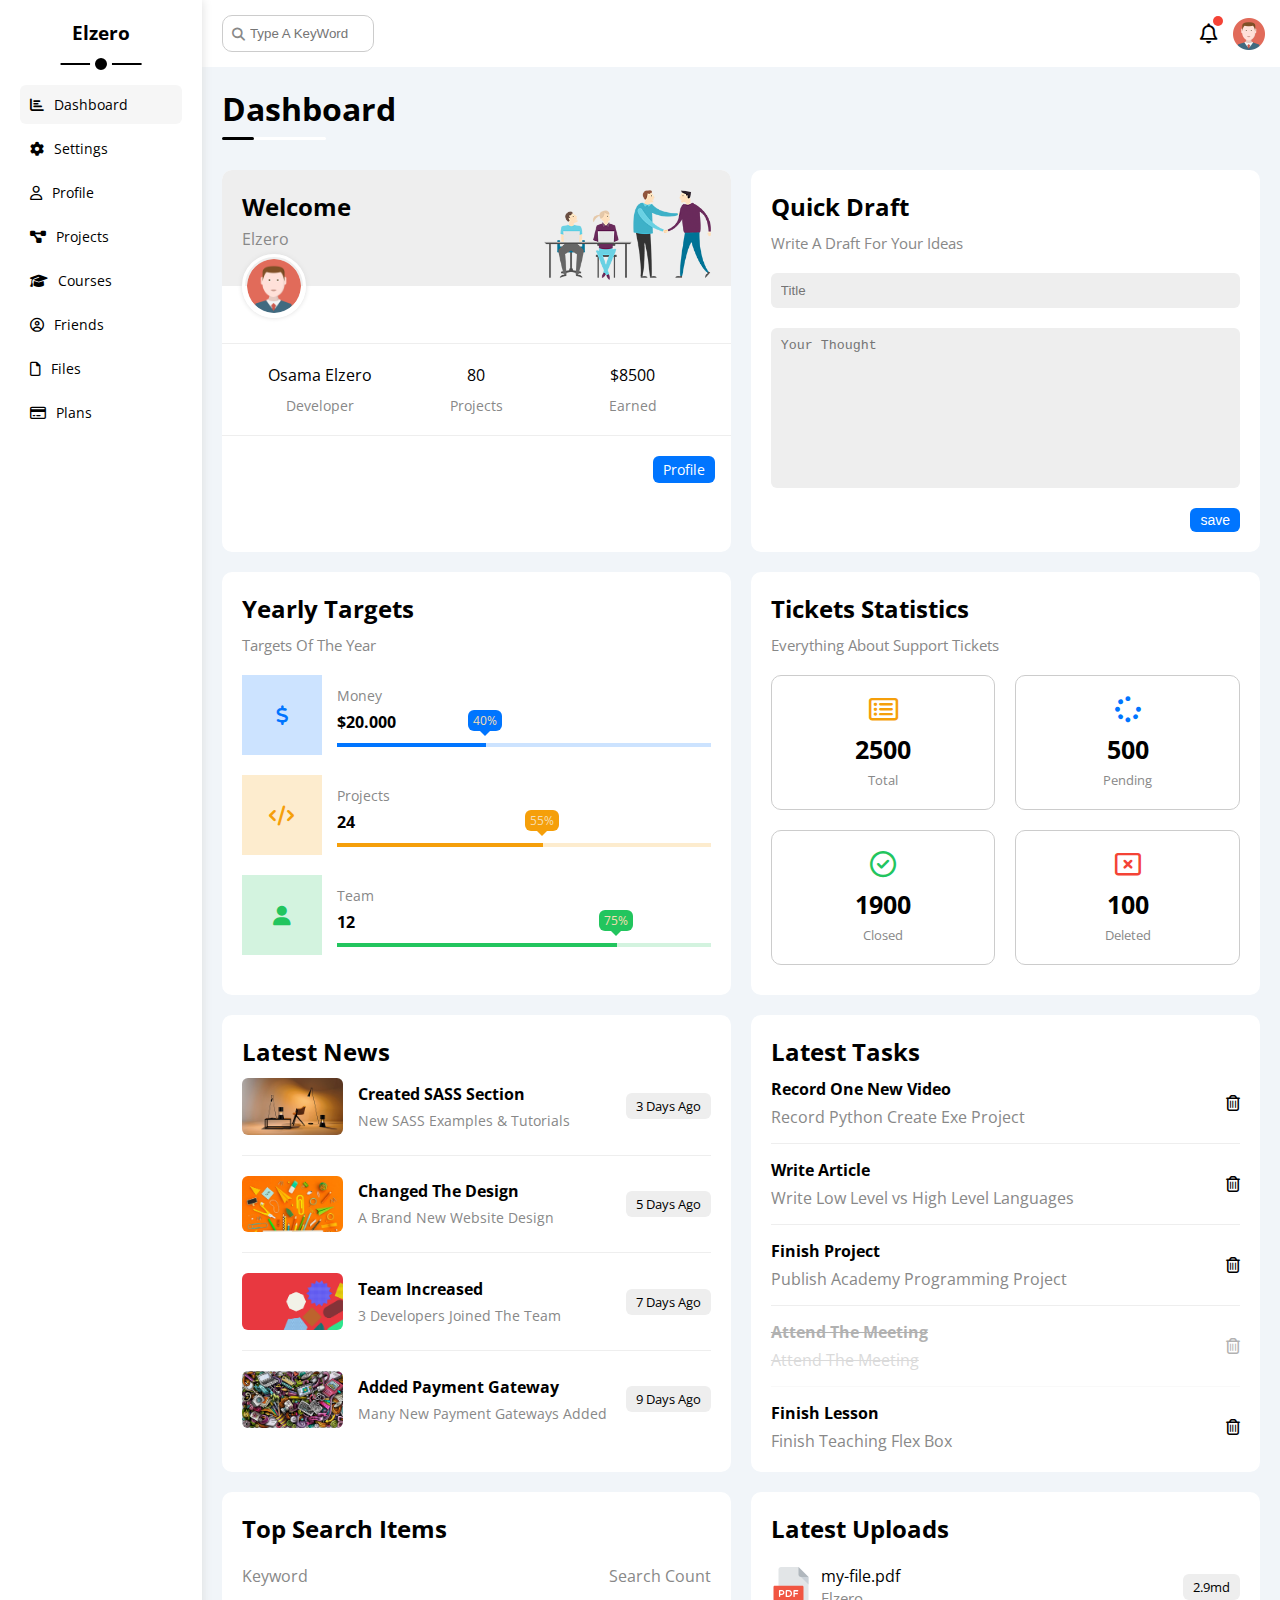
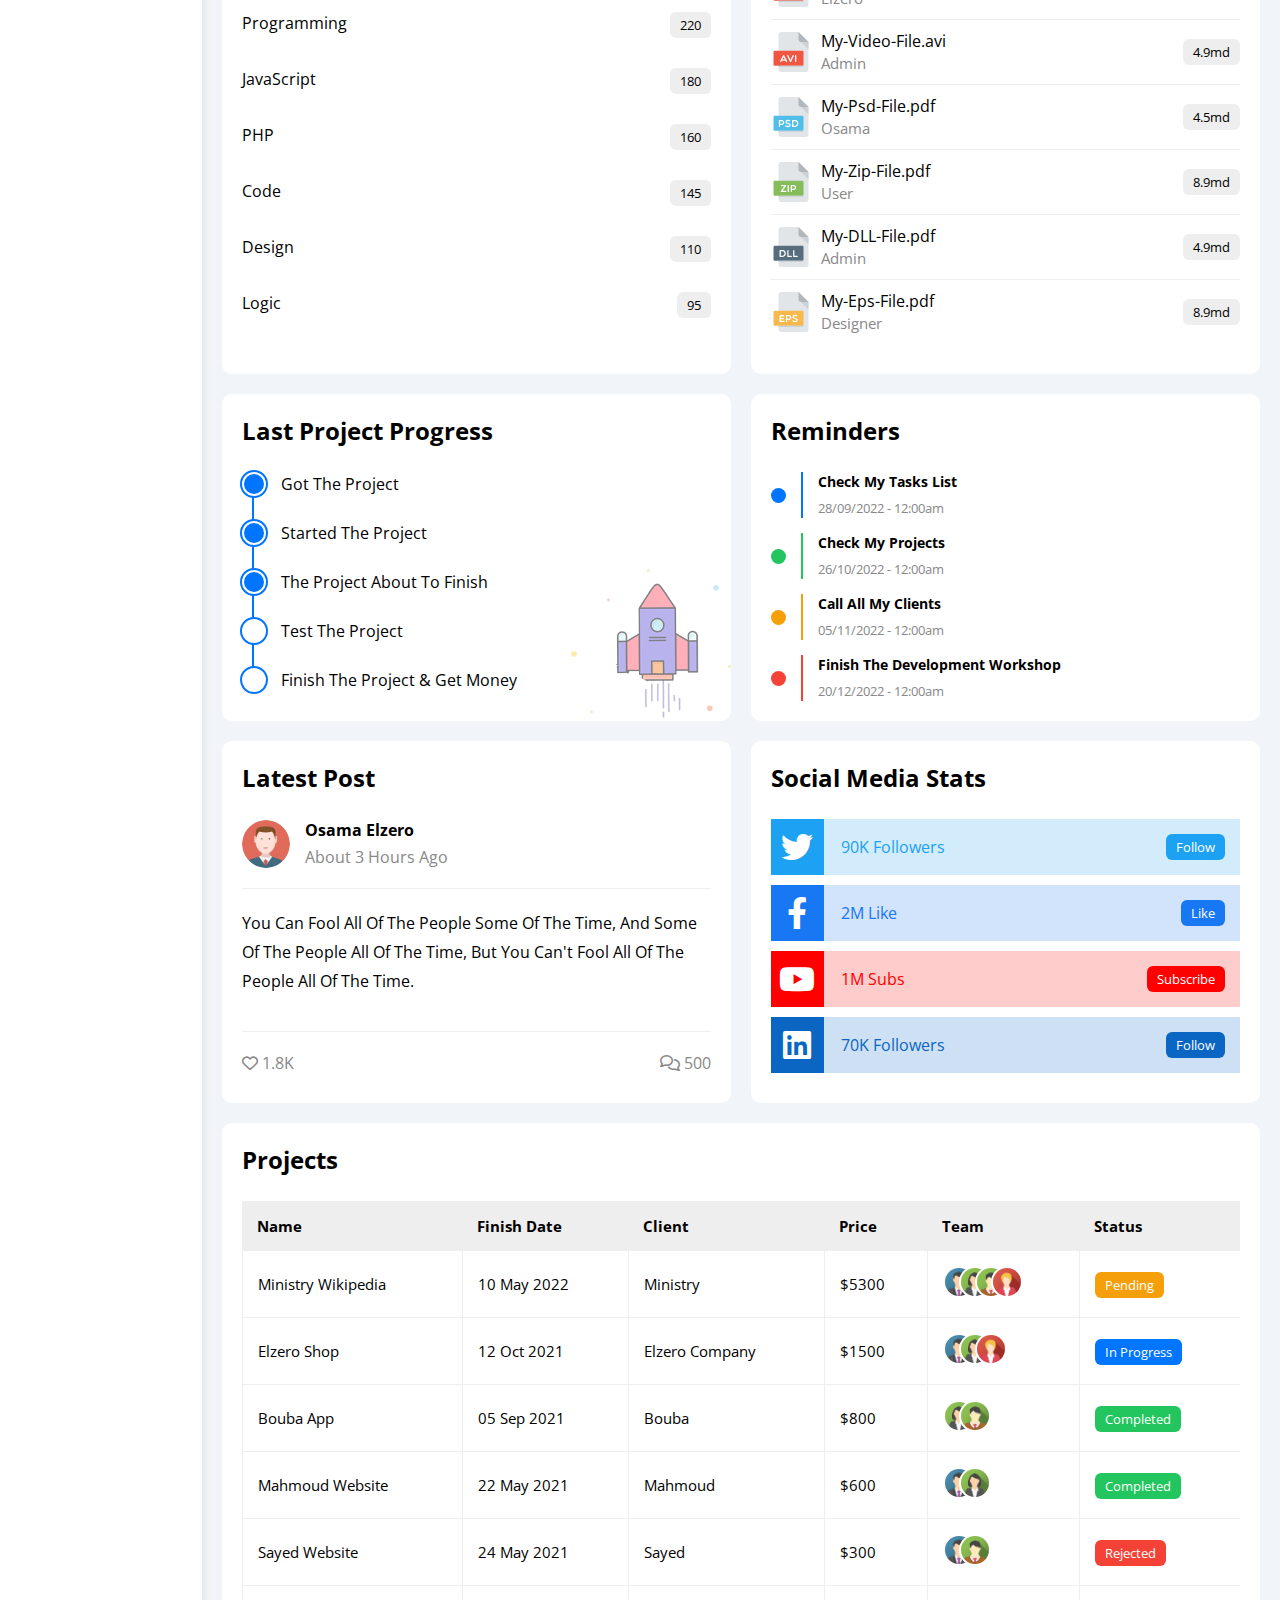
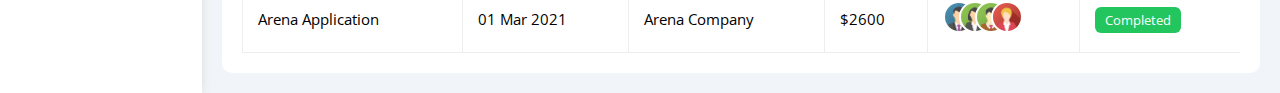
<file: index.html>
<!DOCTYPE html>
<head lang="en">

    <meta charset="UTF-8" />
    <meta http-equiv="X-UA-Compatible" content="IE=edge" />
    <meta name="viewport" content="width=device-width, initial-scale=1.0" />
    <title>Dashboard</title>
  
    <link rel="stylesheet" href="css/all.min.css" >

    <link href="https://fonts.googleapis.com/css2?family=Open+Sans:wght@300;500&display=swap" rel="stylesheet" />
    <link rel="stylesheet" href="css/framework.css" />

    <link rel="stylesheet" href="css/style.css" />



 
  </head>
  
  <body>
    <div class="page d-flex">
        <div class="sidebar p-20 bg-white p-relative">
            <h3 class="p-relative mt-0 text-center ">Elzero</h3>

                <ul >
                    <li>
                        <a class="active fs-14 d-flex align-center c-black rad-6 p-10" href="index.html">
                            <i class="fas fa-chart-bar"></i>
                            <span > Dashboard</span>
                        </a>
                    </li>

                    <li>
                      <a class=" fs-14 d-flex align-center c-black rad-6 p-10" href="settings.html">
                        <i class="fa-solid fa-gear"></i>
                          <span> Settings</span>
                      </a>
                  </li>
                  <li>
                    <a class=" fs-14 d-flex align-center c-black rad-6 p-10" href="profile.html">
                      <i class="fa-regular fa-user"></i>
                        <span> Profile</span>
                    </a>
                </li>

                
                <li>
                  <a class=" fs-14 d-flex align-center c-black rad-6 p-10" href="projects.html">
                    <i class="fa-solid fa-diagram-project"></i>
                      <span> Projects</span>
                  </a>
              </li>

                <li>
                  <a class=" fs-14 d-flex align-center c-black rad-6 p-10" href="courses.html">
                    <i class="fa-solid fa-graduation-cap"></i>
                       <span> Courses</span>
                  </a>
              </li>
              <li>
                <a class=" fs-14 d-flex align-center c-black rad-6 p-10" href="friends.html">
                  <i class="fa-regular fa-circle-user"></i>
                    <span> Friends</span>
                </a>
            </li>

            <li>
              <a class=" fs-14 d-flex align-center c-black rad-6 p-10" href="files.html">
                <i class="fa-regular fa-file"></i>
                  <span> Files</span>
              </a>
          </li>
          <li>
            <a class=" fs-14 d-flex align-center c-black rad-6 p-10" href="plans.html">
              <i class="fa-regular fa-credit-card"></i>
                <span> Plans</span>
            </a>
        </li>
                </ul>
   

        </div>

       <!-- ! content -->
        <div class="content w-full">
      <!--? head================= -->
     <header class=" head bg-white p-15  betweem-flex ">
<div class="search p-relative">
 <input type="search" class="p-10" placeholder="Type A KeyWord">
</div>
<div class="icons d-flex align-center">
<span class="notification p-relative">
  <i class="fa-regular fa-bell fa-lg"></i>
</span>
  <img src="./imgs/avatar.png" alt="">

</div>
     </header>

     <!--? end head================= -->
    <section>
      <h1 class="p-relative">Dashboard</h1>

      <div class="wrapper d-grid g-20 ">

        <!-- $Welcome============================= -->
        <div class="welcome bg-white rad-10 txt-c-mobile block-mobile">
        <div class="intro d-flex p-20 space-between bg-eee">
        <div>
          <h2 class="m-0">Welcome</h2>
          <p class="c-gray mt-5">Elzero</p>
        </div>
        <img src="imgs/welcome.png" alt="welcome-img" class="hide-mobile">
        </div>
        <img src="imgs/avatar.png" alt="profile" class="avatar">
        <div class="body text-center d-flex p-20  mb-20 block-mobile">
         <div>Osama Elzero <span  class="d-block c-gray fs-14 mt-10">Developer</span></div>
         <div>80 <span class="d-block c-gray fs-14 mt-10">Projects</span></div>
         <div>$8500<span class="d-block c-gray fs-14 mt-10">Earned</span></div>

        </div>
        <a href="profile.html" class="visit d-block fs-14 bg-blue c-white w-fit btn-shape">Profile</a>
        </div>



        <!-- $draft============================= -->
        <div class="draft  p-20 bg-white rad-10 ">
      
            <h2 class="mt-0 mb-10">Quick Draft</h2>
            <p class="c-gray mt-0 mb-20 fs-15">Write A Draft For Your Ideas</p>
    
          <form class="  ">
            <input type="text" class="rad-6 d-block mb-20 w-full p-10 b-none bg-eee" placeholder="Title">
            <textarea  class=" d-block mb-20  rad-6 w-full p-10 b-none bg-eee" placeholder="Your Thought"></textarea>
           <input type="submit" value="save" class="save w-fit d-block fs-14 b-none rad-6 bg-blue c-white w-fit btn-shape">
         
          </form>
       
        </div>

        <!-- $target ============================= -->

        <div class="targets  p-20 bg-white rad-10 ">
          <h2 class="mt-0 mb-10"> Yearly Targets
          </h2>
          <p class="c-gray mt-0 mb-20 fs-15">
            Targets Of The Year

          </p>

          <div class="target-row mb-20  d-flex align-center blue">
           <div class="icon center-flex">
            <i class="fa-solid fa-dollar-sign fa-lg c-blue"></i>
           </div>
           <div class="details">
            <span class="fs-14 c-gray">Money</span>
            <span class="d-block mt-5 mb-10 fw-bold">$20.000</span>
            <div class="progress p-relative">
              <span  class="bg-blue blue" style="width:40%">
                <span class="bg-blue">40%</span>
              </span>
            </div>
           </div>
          </div>

          <div class="target-row mb-20  d-flex align-center orange">
            <div class="icon center-flex">
             <i class="fa-solid fa-code fa-lg c-orange"></i>
            </div>
            <div class="details">
             <span class="fs-14 c-gray">Projects</span>
             <span class="d-block mt-5 mb-10 fw-bold">24</span>
             <div class="progress p-relative">
               <span  class="bg-orange orange" style="width:55%">
                 <span class="bg-orange">55%</span>
               </span>
             </div>
            </div>
           </div>

           <div class="target-row mb-20  d-flex align-center green">
            <div class="icon center-flex">
             <i class="fa-solid fa-user fa-lg c-green"></i>
            </div>
            <div class="details">
             <span class="fs-14 c-gray">Team</span>
             <span class="d-block mt-5 mb-10 fw-bold">12</span>
             <div class="progress p-relative">
               <span  class="bg-green green" style="width:75%">
                 <span class="bg-green">75%</span>
               </span>
             </div>
            </div>
           </div>
        </div>
        

        <!-- $Tickets Statistics ============================= -->
        <div  class="tickets  p-20 bg-white rad-10 ">

          <h2 class="mt-0 mb-10">Tickets Statistics

          </h2>
          <p class="c-gray mt-0 mb-20 fs-15">
            Everything About Support Tickets

          </p>

          <div class="d-flex text-center g-20 f-wrap">
           <div class="box p-20 rad-10 fs-13 c-gray">
             <i class="fa-regular fa-rectangle-list fa-2x mb-10 c-orange"></i>
             <span class="d-block c-black fw-bold fs-25 mb-5">2500</span>
             Total
           </div>

           <div class="box p-20 rad-10 fs-13 c-gray">
            <i class="fa-solid fa-spinner fa-2x mb-10 c-blue"></i>
            <span class="d-block c-black fw-bold fs-25 mb-5">500</span>
            Pending
          </div>


          <div class="box p-20 rad-10 fs-13 c-gray">
            <i class="fa-regular fa-circle-check fa-2x mb-10 c-green"></i>
            <span class="d-block c-black fw-bold fs-25 mb-5">1900</span>
            Closed
          </div>

          <div class="box p-20 rad-10 fs-13 c-gray">
            <i class="fa-regular fa-rectangle-xmark fa-2x mb-10 c-red"></i>
            <span class="d-block c-black fw-bold fs-25 mb-5">100</span>
            Deleted
          </div>

          </div>
        </div>

        <!-- $Latest News============================= -->
        <div  class="latest-news  p-20 bg-white rad-10 txt-c-mobile">

          <h2 class="mt-0 mb-10">Latest News
          </h2>

          <div class="new-row d-flex align-center">
           <img src="imgs/news-01.png" alt="news1">
           <div class="info">
            <h3>Created SASS Section</h3>
            <p class="m-0 fs-14 c-gray">New SASS Examples & Tutorials</p>
           </div>
           <div class="btn-shape bg-eee fs-13 label">
            3 Days Ago
           </div>
          </div>


          <div class="new-row d-flex align-center">
            <img src="imgs/news-02.png" alt="news1">
            <div class="info">
             <h3>Changed The Design</h3>
             <p class="m-0 fs-14 c-gray">A Brand New Website Design</p>
            </div>
            <div class="btn-shape bg-eee fs-13 label">
             5 Days Ago
            </div>
           </div>

           <div class="new-row d-flex align-center">
            <img src="imgs/news-03.png" alt="news1">
            <div class="info">
             <h3>Team Increased
            </h3>
             <p class="m-0 fs-14 c-gray">3 Developers Joined The Team

             </p>
            </div>
            <div class="btn-shape bg-eee fs-13 label">
             7 Days Ago
            </div>
           </div>


           <div class="new-row d-flex align-center">
            <img src="imgs/news-04.png" alt="news1">
            <div class="info">
             <h3>Added Payment Gateway
            </h3>
             <p class="m-0 fs-14 c-gray">Many New Payment Gateways Added

             </p>
            </div>
            <div class="btn-shape bg-eee fs-13 label">
             9 Days Ago
            </div>
           </div>

        </div>

        <!-- $Latest Tasks ============================= -->

        <div  class="latest-tasks  p-20 bg-white rad-10 ">
          <h2 class="mt-0 mb-10">Latest Tasks
          </h2>
          
          <div class="task-row betweem-flex">
            <div class="info">
              <h3 class="mb-5">Record One New Video
              </h3>
              <p class="m-0 c-gray">Record Python Create Exe Project
              </p>
            </div>
            <i class="fa-regular fa-trash-can delete"></i>
          </div>

          <div class="task-row betweem-flex">
            <div class="info">
              <h3 class="mb-5">Write Article

              </h3>
              <p class="m-0 c-gray">Write Low Level vs High Level Languages
              </p>
            </div>
            <i class="fa-regular fa-trash-can delete"></i>
          </div>


          <div class="task-row betweem-flex">
            <div class="info">
              <h3 class="mb-5">Finish Project

              </h3>
              <p class="m-0 c-gray">Publish Academy Programming Project
              </p>
            </div>
            <i class="fa-regular fa-trash-can delete"></i>
          </div>


          <div class="task-row betweem-flex done">
            <div class="info">
              <h3 class="mb-5">Attend The Meeting
              </h3>
              <p class="m-0 c-gray">Attend The Meeting
              </p>
            </div>
            <i class="fa-regular fa-trash-can delete"></i>
          </div>

          <div class="task-row betweem-flex">
            <div class="info">
              <h3 class="mb-5">Finish Lesson

              </h3>
              <p class="m-0 c-gray">Finish Teaching Flex Box
              </p>
            </div>
            <i class="fa-regular fa-trash-can delete"></i>
          </div>


          </div>
        
        <!-- $Top Search Items ============================= -->
        <div  class="search-items  p-20 bg-white rad-10 ">
          <h2 class="mt-0 mb-20">Top Search Items
          </h2>

          <div class="items-head d-flex space-between c-gray mb-10">
            <div>Keyword</div>
            <div>Search Count</div>

          </div>
          <div class="items d-flex space-between pt-15 pb-15">
            <span>Programming</span>
            <span class="bg-eee fs-13 btn-shape">220</span>
          </div>

          <div class="items d-flex space-between pt-15 pb-15">
            <span>JavaScript
            </span>
            <span class="bg-eee fs-13 btn-shape">180</span>
          </div>

          <div class="items d-flex space-between pt-15 pb-15">
            <span>PHP</span>
            <span class="bg-eee fs-13 btn-shape">160</span>
          </div>

          <div class="items d-flex space-between pt-15 pb-15">
            <span>Code</span>
            <span class="bg-eee fs-13 btn-shape">145</span>
          </div>

          <div class="items d-flex space-between pt-15 pb-15">
            <span>Design</span>
            <span class="bg-eee fs-13 btn-shape">110</span>
          </div>

          <div class="items d-flex space-between pt-15 pb-15">
            <span>Logic</span>
            <span class="bg-eee fs-13 btn-shape">95</span>
          </div>


          </div>

        <!-- $Latest Uploads ============================= -->
        <div  class="latest-upload p-20 bg-white rad-10 ">
          <h2 class="mt-0 mb-20">Latest Uploads</h2>
          <ul>
            <li class="betweem-flex pb-10 mb-10">
              <div class="d-flex align-center"  >
              <img class="mr-10" src="imgs/pdf.svg" alt="pdfImg">
     
              <div>
                <span class="d-block">my-file.pdf</span>
                <span class="fs-15 c-gray">Elzero</span>
              </div>
            </div>
              <div class="bg-eee btn-shape fs-13">
                2.9md
              </div>
            </li>

            <li class="betweem-flex pb-10 mb-10">
              <div class="d-flex align-center"  >
              <img class="mr-10" src="imgs/avi.svg" alt="pdfImg">
     
              <div>
                <span class="d-block">My-Video-File.avi</span>
                <span class="fs-15 c-gray">Admin</span>
              </div>
            </div>
              <div class="bg-eee btn-shape fs-13">
                4.9md
              </div>
            </li>

            <li class="betweem-flex pb-10 mb-10">
              <div class="d-flex align-center"  >
              <img class="mr-10" src="imgs/psd.svg" alt="pdfImg">
     
              <div>
                <span class="d-block">My-Psd-File.pdf</span>
                <span class="fs-15 c-gray">Osama</span>
              </div>
            </div>
              <div class="bg-eee btn-shape fs-13">
                4.5md
              </div>
            </li>

            <li class="betweem-flex pb-10 mb-10">
              <div class="d-flex align-center"  >
              <img class="mr-10" src="imgs/zip.svg" alt="pdfImg">
     
              <div>
                <span class="d-block">My-Zip-File.pdf</span>
                <span class="fs-15 c-gray">User</span>
              </div>
            </div>
              <div class="bg-eee btn-shape fs-13">
                8.9md
              </div>
            </li>


            <li class="betweem-flex pb-10 mb-10">
              <div class="d-flex align-center"  >
              <img class="mr-10" src="imgs/dll.svg" alt="pdfImg">
     
              <div>
                <span class="d-block">My-DLL-File.pdf</span>
                <span class="fs-15 c-gray">Admin</span>
              </div>
            </div>
              <div class="bg-eee btn-shape fs-13">
                4.9md
              </div>
            </li>

            <li class="betweem-flex pb-10 mb-10">
              <div class="d-flex align-center"  >
              <img class="mr-10" src="imgs/eps.svg" alt="pdfImg">
     
              <div>
                <span class="d-block">My-Eps-File.pdf</span>
                <span class="fs-15 c-gray">Designer</span>
              </div>
            </div>
              <div class="bg-eee btn-shape fs-13">
                8.9md
              </div>
            </li>

          </ul>

          </div>

        <!-- $Last Project Progress ============================= -->
        <div  class="project-progress p-20 bg-white rad-10 p-relative">
          <h2 class="mt-0 mb-20">Last Project Progress
          </h2>
          <ul class="m-0 p-relative">
           <li class="mt-25 d-flex align-center done">Got The Project</li>
           <li class="mt-25 d-flex align-center done">Started The Project </li>
           <li class="mt-25 d-flex align-center done">The Project About To Finish </li>
           <li class="mt-25 d-flex align-center current">Test The Project </li>
           <li class="mt-25 d-flex align-center ">Finish The Project & Get Money</li>

          </ul>
          <img  class="launch-icon hide-mobile" src="imgs/project.png" alt="">
          </div>

        <!-- $Reminders ============================= -->
        <div  class="reminder p-20 bg-white rad-10 p-relative">
          <h2 class="mt-0 mb-25">Reminders
          </h2>

          <ul class="m-0">

          <li class="d-flex align-center mt-15">
            <span class="key bg-blue mr-15 d-block rad-half"></span>
            <div class="pl-15 blue">
              <p class="fs-14 fw-bold mt-0 mb-5">Check My Tasks List</p>
              <span class="fs-13 c-gray">28/09/2022 - 12:00am</span>
            </div>
          </li>


          <li class="d-flex align-center mt-15">
            <span class="key bg-green mr-15 d-block rad-half"></span>
            <div class="pl-15 green">
              <p class="fs-14 fw-bold mt-0 mb-5">Check My Projects</p>
              <span class="fs-13 c-gray">26/10/2022 - 12:00am</span>
            </div>
          </li>


          <li class="d-flex align-center mt-15">
            <span class="key bg-orange mr-15 d-block rad-half"></span>
            <div class="pl-15 orange">
              <p class="fs-14 fw-bold mt-0 mb-5">Call All My Clients</p>
              <span class="fs-13 c-gray">05/11/2022 - 12:00am</span>
            </div>
          </li>


          <li class="d-flex align-center mt-15">
            <span class="key bg-red mr-15 d-block rad-half"></span>
            <div class="pl-15 red">
              <p class="fs-14 fw-bold mt-0 mb-5">Finish The Development Workshop</p>
              <span class="fs-13 c-gray">20/12/2022 - 12:00am</span>
            </div>
          </li>

          </ul>

          </div>

        <!-- $Latest Post ============================= -->

        <div  class="latest-post p-20 bg-white rad-10 ">
          <h2 class="mt-0 mb-25">Latest Post
          </h2>
          <div class="top d-flex align-center">
           <img class="avatar mr-15" src="imgs/avatar.png" alt="avatar">
           <div class="info">
            <span class="d-block mb-5 fw-bold">Osama Elzero</span>
            <span class="c-gray">About 3 Hours Ago</span>

           </div>
          </div>
          <div class="post-content txt-c-mobile pt-20 pb-20 mt-20 mb-20">
            You Can Fool All Of The People Some Of The Time, And Some Of The People All Of The Time, But You Can't Fool All Of The People All Of The Time.
          </div>
          <div class="post-stats betweem-flex c-gray">
           <div>
            <i class="fa-regular fa-heart"></i>
            <span>1.8K</span>
           </div>

           <div>
            <i class="fa-regular fa-comments"></i>
            <span>500</span>
           </div>

          </div>
          </div>

        <!-- $Social Media Stats ============================= -->

        <div  class="social-media p-20 bg-white rad-10 ">
          <h2 class="mt-0 mb-25">Social Media Stats
          </h2>

          <div class="box twitter p-15 p-relative mb-10 betweem-flex">
            <i class="fa-brands fa-twitter fa-2x  c-white h-full center-flex"></i>
            <span>90K Followers</span>
            <a class="fs-13 c-white btn-shape" href="">Follow</a>
          </div>

          <div class="box facebook p-15 p-relative mb-10 betweem-flex">
            <i class="fa-brands fa-facebook-f fa-2x  c-white h-full center-flex"></i>
            <span>2M Like</span>
            <a class="fs-13 c-white btn-shape" href="">Like</a>
          </div>

          <div class="box youtube p-15 p-relative mb-10 betweem-flex">
            <i class="fa-brands fa-youtube  fa-2x  c-white h-full center-flex"></i>
            <span>1M Subs</span>
            <a class="fs-13 c-white btn-shape" href="">Subscribe</a>
          </div>

          <div class="box linkedIn p-15 p-relative mb-10 betweem-flex">
            <i class="fa-brands fa-linkedin fa-2x  c-white h-full center-flex"></i>
            <span>70K Followers</span>
            <a class="fs-13 c-white btn-shape" href="">Follow</a>
          </div>

          </div>


      </div>

      <!--?START Projects  Tablet ============================= -->
      <div  class="projects p-20 bg-white rad-10 m-20">
        <h2 class="mt-0 mb-25">Projects
        </h2>
        <div class="responsive-table">
          <table class="fs-15 w-full">
            <thead>
             <tr>
              <td>Name</td>
              <td>Finish Date</td>
              <td>Client</td>
              <td>Price	</td>
              <td>Team</td>
              <td>Status</td>
             </tr>
            </thead>
            <tbody>
              <tr>
                <td>Ministry Wikipedia</td>
                <td>10 May 2022</td>
                <td>Ministry </td>
                <td>$5300	</td>
                <td>
                  <img src="imgs/team-01.png" alt="team">
                  <img src="imgs/team-02.png" alt="team">
                  <img src="imgs/team-03.png" alt="team">
                  <img src="imgs/team-05.png" alt="team">

                </td>
                <td>
                  <span class="label btn-shape bg-orange c-white">Pending</span></td>
              </tr>

              <tr>
                <td>Elzero Shop</td>
                <td>12 Oct 2021</td>
                <td>Elzero Company </td>
                <td>$1500</td>
                <td>
                  <img src="imgs/team-01.png" alt="team">
                  <img src="imgs/team-02.png" alt="team">
                  <img src="imgs/team-05.png" alt="team">

                </td>
                <td>
                  <span class="label btn-shape bg-blue c-white">In Progress</span></td>
              </tr>

              <tr>
                <td>Bouba App	</td>
                <td>05 Sep 2021 </td>
                <td>Bouba	</td>
                <td>$800</td>
                <td>
          
                  <img src="imgs/team-02.png" alt="team">
                  <img src="imgs/team-03.png" alt="team">

                </td>
                <td>
                  <span class="label btn-shape bg-green c-white">Completed</span></td>
              </tr>

              <tr>
                <td>Mahmoud Website	</td>
                <td>22 May 2021	</td>
                <td>Mahmoud</td>
                <td>$600</td>
                <td>
                  <img src="imgs/team-01.png" alt="team">
                  <img src="imgs/team-02.png" alt="team">
                </td>
                <td>
                  <span class="label btn-shape bg-green c-white">Completed</span></td>
              </tr>


              <tr>
                <td>Sayed Website	</td>
                <td>24 May 2021	</td>
                <td>Sayed	</td>
                <td>$300</td>
                <td>
                  <img src="imgs/team-01.png" alt="team">
                  <img src="imgs/team-03.png" alt="team">
                </td>
                <td>
                  <span class="label btn-shape bg-red c-white">Rejected</span></td>
              </tr>

              <tr>
                <td>Arena Application	</td>
                <td>01 Mar 2021	</td>
                <td>Arena Company</td>
                <td>$2600	</td>
                <td>
                  <img src="imgs/team-01.png" alt="team">
                  <img src="imgs/team-02.png" alt="team">
                  <img src="imgs/team-03.png" alt="team">
                  <img src="imgs/team-05.png" alt="team">

                </td>
                <td>
                  <span class="label btn-shape bg-green c-white">Completed</span></td>
              </tr>


            </tbody>
          </table>
        </div>
        </div>


    </section>

    </div>

   </div>


</body>

</html>
</file>
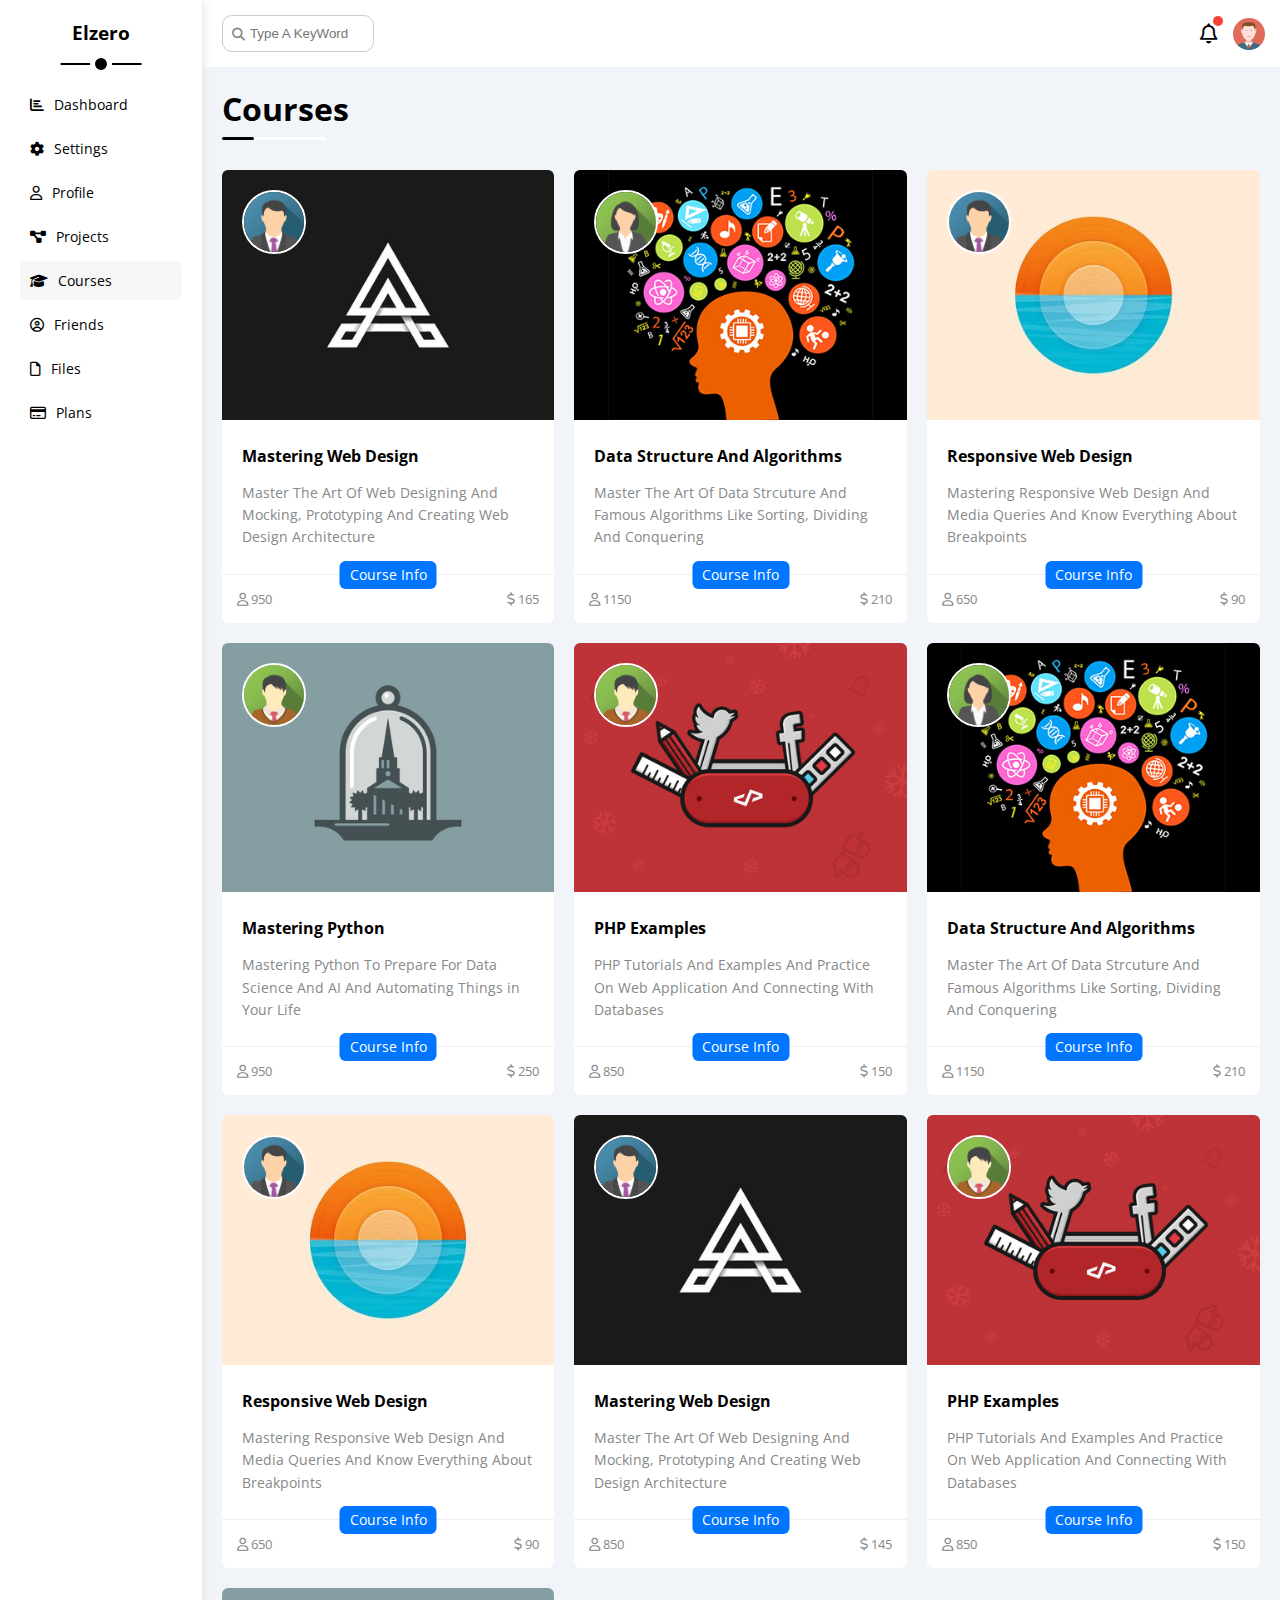
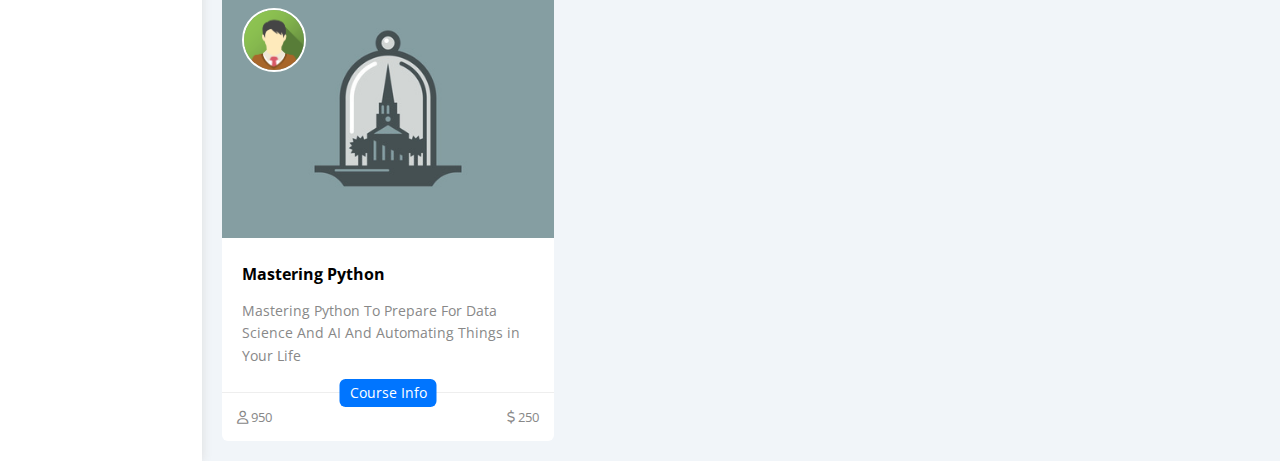
<file: courses.html>
<!DOCTYPE html>
<head lang="en">

    <meta charset="UTF-8" />
    <meta http-equiv="X-UA-Compatible" content="IE=edge" />
    <meta name="viewport" content="width=device-width, initial-scale=1.0" />
    <title>Courses</title>
  
    <link rel="stylesheet" href="css/all.min.css" >

    <link href="https://fonts.googleapis.com/css2?family=Open+Sans:wght@300;500&display=swap" rel="stylesheet" />
    <link rel="stylesheet" href="css/framework.css" />

    <link rel="stylesheet" href="css/style.css" />



 
  </head>
  
  <body>
    <div class="page d-flex">
        <div class="sidebar p-20 bg-white p-relative">
            <h3 class="p-relative mt-0 text-center ">Elzero</h3>

                <ul >
                    <li>
                        <a class="fs-14 d-flex align-center c-black rad-6 p-10" href="index.html">
                            <i class="fas fa-chart-bar"></i>
                            <span > Dashboard</span>
                        </a>
                    </li>

                    <li>
                      <a class="fs-14 d-flex align-center c-black rad-6 p-10" href="settings.html">
                        <i class="fa-solid fa-gear"></i>
                          <span> Settings</span>
                      </a>
                  </li>
                  <li>
                    <a class=" fs-14 d-flex align-center c-black rad-6 p-10" href="profile.html">
                      <i class="fa-regular fa-user"></i>
                        <span> Profile</span>
                    </a>
                </li>

                
                <li>
                  <a class=" fs-14 d-flex align-center c-black rad-6 p-10" href="projects.html">
                    <i class="fa-solid fa-diagram-project"></i>
                      <span> Projects</span>
                  </a>
              </li>

                <li>
                  <a class="active fs-14 d-flex align-center c-black rad-6 p-10" href="courses.html">
                    <i class="fa-solid fa-graduation-cap"></i>
                       <span> Courses</span>
                  </a>
              </li>
              <li>
                <a class=" fs-14 d-flex align-center c-black rad-6 p-10" href="friends.html">
                  <i class="fa-regular fa-circle-user"></i>
                    <span> Friends</span>
                </a>
            </li>

            <li>
              <a class=" fs-14 d-flex align-center c-black rad-6 p-10" href="files.html">
                <i class="fa-regular fa-file"></i>
                  <span> Files</span>
              </a>
          </li>
          <li>
            <a class=" fs-14 d-flex align-center c-black rad-6 p-10" href="plans.html">
              <i class="fa-regular fa-credit-card"></i>
                <span> Plans</span>
            </a>
        </li>
     </ul>

        </div>

       <!-- ! content -->
<div class="content w-full">
      <!--? head================= -->
     <header class=" head bg-white p-15  betweem-flex ">
        <div class="search p-relative">
        <input type="search" class="p-10" placeholder="Type A KeyWord">
        </div>

        <div class="icons d-flex align-center">
        <span class="notification p-relative">
        <i class="fa-regular fa-bell fa-lg"></i>
        </span>
        <img src="./imgs/avatar.png" alt="">
        </div>
     </header>

     <!--? end head================= -->
    <section>
      <h1 class="p-relative">Courses</h1>
    <div class="courses-page d-grid m-20 g-20">
    <div class="course bg-white rad-6 p-relative">
    <img  class="cover" src="imgs/course-01.jpg" alt="">
    <img  class="instructor" src="imgs/team-01.png" alt="">
     <div class="p-20">
        <h4 class="m-0">Mastering Web Design</h4>
        <p class="description c-gray mt-15 fs-14">
            Master The Art Of Web Designing And Mocking, Prototyping And Creating Web Design Architecture
        </p>
     </div>
      <div class="info mt-5 p-15 p-relative betweem-flex">
        <span class="title bg-blue c-white btn-shape">Course Info</span>
        <span class="c-gray">
            <i class="fa-regular fa-user"></i>
            950
        </span>

        <span class="c-gray">
            <i class="fa-regular fa-dollar-sign"></i>
            165
        </span>

      </div>
    </div>

    <div class="course bg-white rad-6 p-relative">
      <img  class="cover" src="imgs/course-02.jpg" alt="">
      <img  class="instructor" src="imgs/team-02.png" alt="">
       <div class="p-20">
          <h4 class="m-0">Data Structure And Algorithms</h4>
          <p class="description c-gray mt-15 fs-14">
            Master The Art Of Data Strcuture And Famous Algorithms Like Sorting, Dividing And Conquering          </p>
       </div>
        <div class="info mt-5 p-15 p-relative betweem-flex">
          <span class="title bg-blue c-white btn-shape">Course Info</span>
          <span class="c-gray">
              <i class="fa-regular fa-user"></i>
              1150
          </span>
  
          <span class="c-gray">
              <i class="fa-regular fa-dollar-sign"></i>
              210
          </span>
  
        </div>
      </div>

      <div class="course bg-white rad-6 p-relative">
        <img  class="cover" src="imgs/course-03.jpg" alt="">
        <img  class="instructor" src="imgs/team-01.png" alt="">
         <div class="p-20">
            <h4 class="m-0">Responsive Web Design </h4>
            <p class="description c-gray mt-15 fs-14">
              Mastering Responsive Web Design And Media Queries And Know Everything About Breakpoints            </p>
         </div>
          <div class="info mt-5 p-15 p-relative betweem-flex">
            <span class="title bg-blue c-white btn-shape">Course Info</span>
            <span class="c-gray">
                <i class="fa-regular fa-user"></i>
                650
            </span>
    
            <span class="c-gray">
                <i class="fa-regular fa-dollar-sign"></i>
                90
            </span>
    
          </div>
      </div>

      <div class="course bg-white rad-6 p-relative">
        <img  class="cover" src="imgs/course-04.jpg" alt="">
        <img  class="instructor" src="imgs/team-03.png" alt="">
         <div class="p-20">
            <h4 class="m-0">Mastering Python  </h4>
            <p class="description c-gray mt-15 fs-14">
              Mastering Python To Prepare For Data Science And AI And Automating Things in Your Life
         </div>
          <div class="info mt-5 p-15 p-relative betweem-flex">
            <span class="title bg-blue c-white btn-shape">Course Info</span>
            <span class="c-gray">
                <i class="fa-regular fa-user"></i>
                950
            </span>
    
            <span class="c-gray">
                <i class="fa-regular fa-dollar-sign"></i>
                250
            </span>
    
          </div>
      </div>

      <div class="course bg-white rad-6 p-relative">
        <img  class="cover" src="imgs/course-05.jpg" alt="">
        <img  class="instructor" src="imgs/team-03.png" alt="">
         <div class="p-20">
            <h4 class="m-0">PHP Examples</h4>
            <p class="description c-gray mt-15 fs-14">
              PHP Tutorials And Examples And Practice On Web Application And Connecting With Databases
            </div>
          <div class="info mt-5 p-15 p-relative betweem-flex">
            <span class="title bg-blue c-white btn-shape">Course Info</span>
            <span class="c-gray">
                <i class="fa-regular fa-user"></i>
                850
            </span>
    
            <span class="c-gray">
                <i class="fa-regular fa-dollar-sign"></i>
                150
            </span>
    
          </div>
      </div>

      <div class="course bg-white rad-6 p-relative">
        <img  class="cover" src="imgs/course-02.jpg" alt="">
        <img  class="instructor" src="imgs/team-02.png" alt="">
         <div class="p-20">
            <h4 class="m-0">Data Structure And Algorithms</h4>
            <p class="description c-gray mt-15 fs-14">
              Master The Art Of Data Strcuture And Famous Algorithms Like Sorting, Dividing And Conquering          </p>
         </div>
          <div class="info mt-5 p-15 p-relative betweem-flex">
            <span class="title bg-blue c-white btn-shape">Course Info</span>
            <span class="c-gray">
                <i class="fa-regular fa-user"></i>
                1150
            </span>
    
            <span class="c-gray">
                <i class="fa-regular fa-dollar-sign"></i>
                210
            </span>
    
          </div>
        </div>

        <div class="course bg-white rad-6 p-relative">
          <img  class="cover" src="imgs/course-03.jpg" alt="">
          <img  class="instructor" src="imgs/team-01.png" alt="">
           <div class="p-20">
              <h4 class="m-0">Responsive Web Design </h4>
              <p class="description c-gray mt-15 fs-14">
                Mastering Responsive Web Design And Media Queries And Know Everything About Breakpoints            </p>
           </div>
            <div class="info mt-5 p-15 p-relative betweem-flex">
              <span class="title bg-blue c-white btn-shape">Course Info</span>
              <span class="c-gray">
                  <i class="fa-regular fa-user"></i>
                  650
              </span>
      
              <span class="c-gray">
                  <i class="fa-regular fa-dollar-sign"></i>
                  90
              </span>
      
            </div>
        </div>


        <div class="course bg-white rad-6 p-relative">
          <img  class="cover" src="imgs/course-01.jpg" alt="">
          <img  class="instructor" src="imgs/team-01.png" alt="">
           <div class="p-20">
              <h4 class="m-0">Mastering Web Design</h4>
              <p class="description c-gray mt-15 fs-14">
                  Master The Art Of Web Designing And Mocking, Prototyping And Creating Web Design Architecture
              </p>
           </div>
            <div class="info mt-5 p-15 p-relative betweem-flex">
              <span class="title bg-blue c-white btn-shape">Course Info</span>
              <span class="c-gray">
                  <i class="fa-regular fa-user"></i>
                  850
              </span>
      
              <span class="c-gray">
                  <i class="fa-regular fa-dollar-sign"></i>
                  145
              </span>
      
            </div>
          </div>

          <div class="course bg-white rad-6 p-relative">
            <img  class="cover" src="imgs/course-05.jpg" alt="">
            <img  class="instructor" src="imgs/team-03.png" alt="">
             <div class="p-20">
                <h4 class="m-0">PHP Examples</h4>
                <p class="description c-gray mt-15 fs-14">
                  PHP Tutorials And Examples And Practice On Web Application And Connecting With Databases
                </div>
              <div class="info mt-5 p-15 p-relative betweem-flex">
                <span class="title bg-blue c-white btn-shape">Course Info</span>
                <span class="c-gray">
                    <i class="fa-regular fa-user"></i>
                    850
                </span>
        
                <span class="c-gray">
                    <i class="fa-regular fa-dollar-sign"></i>
                    150
                </span>
        
              </div>
          </div>

          <div class="course bg-white rad-6 p-relative">
            <img  class="cover" src="imgs/course-04.jpg" alt="">
            <img  class="instructor" src="imgs/team-03.png" alt="">
             <div class="p-20">
                <h4 class="m-0">Mastering Python  </h4>
                <p class="description c-gray mt-15 fs-14">
                  Mastering Python To Prepare For Data Science And AI And Automating Things in Your Life
             </div>
              <div class="info mt-5 p-15 p-relative betweem-flex">
                <span class="title bg-blue c-white btn-shape">Course Info</span>
                <span class="c-gray">
                    <i class="fa-regular fa-user"></i>
                    950
                </span>
        
                <span class="c-gray">
                    <i class="fa-regular fa-dollar-sign"></i>
                    250
                </span>
        
              </div>
          </div>

    </div>
    
    </section>
    </div>
    </div>
</body>
</html>
</file>
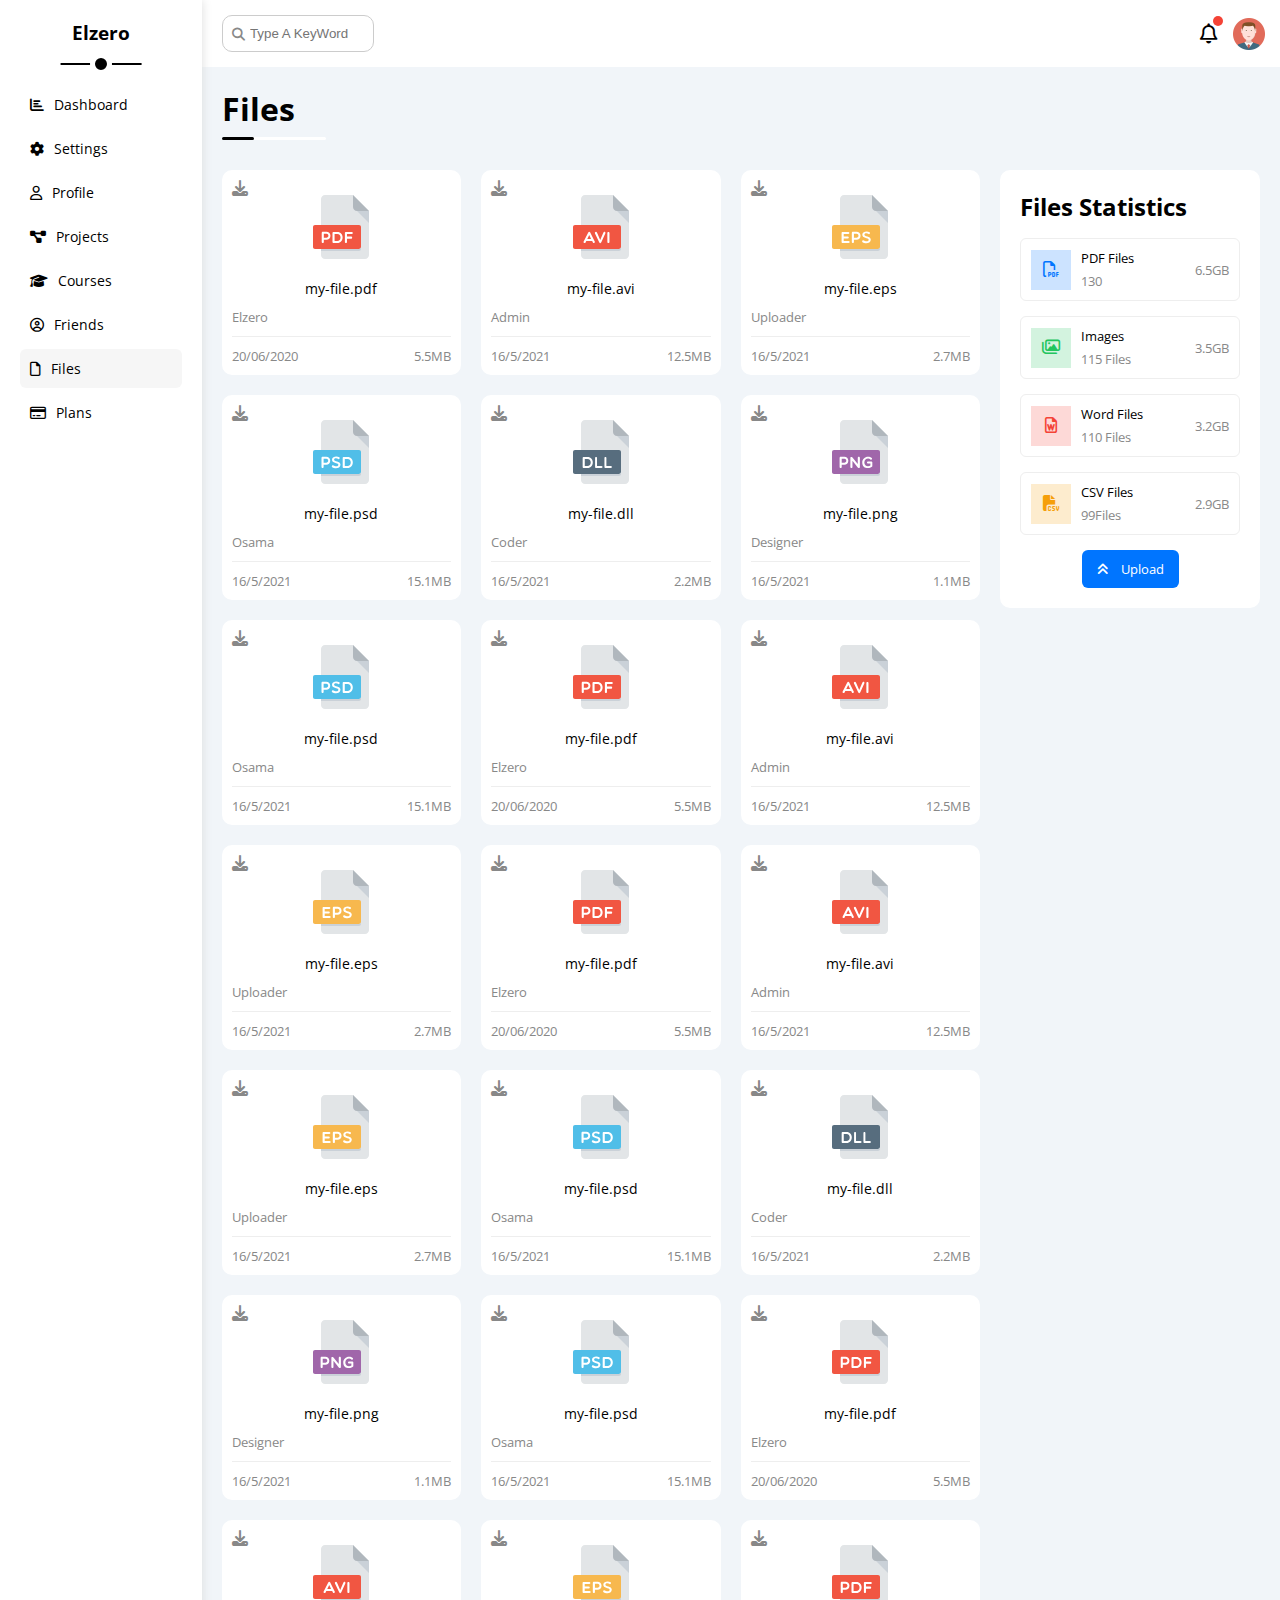
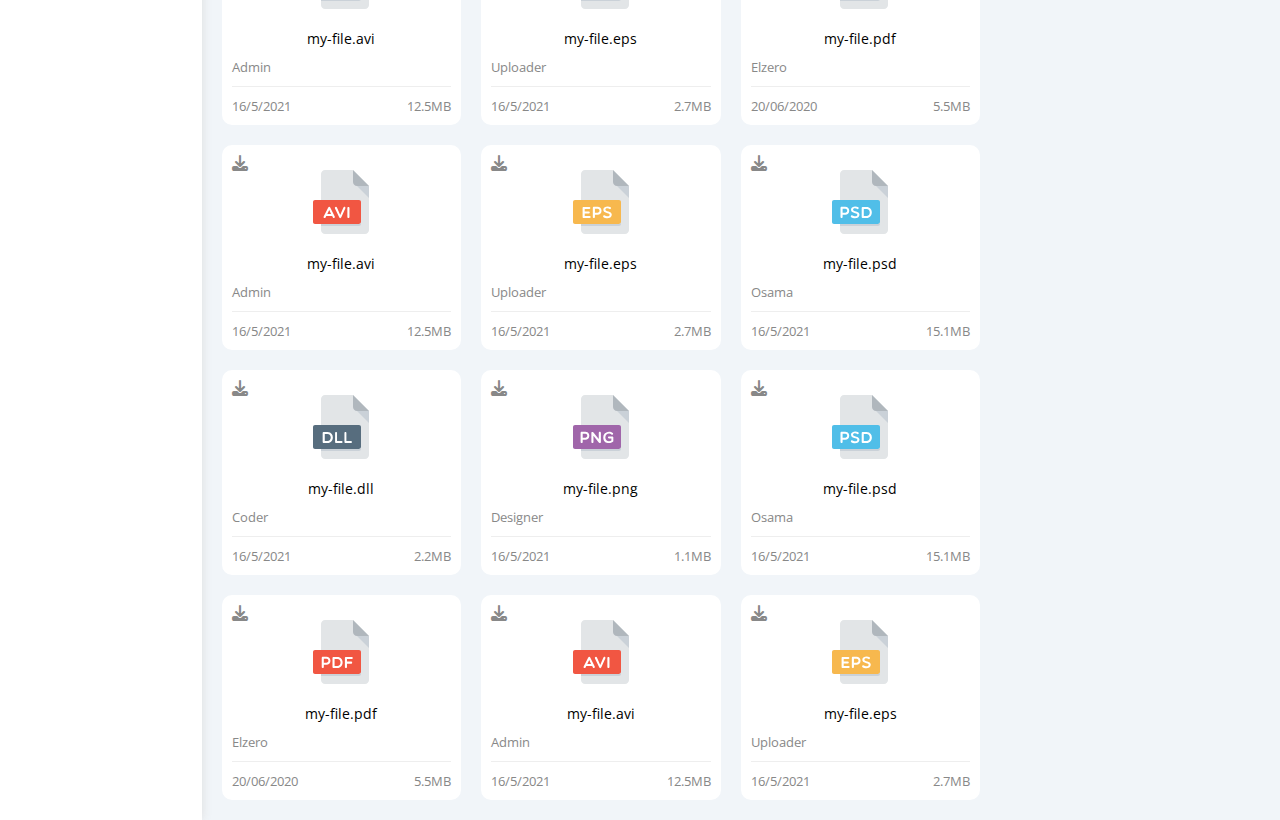
<file: files.html>
<!DOCTYPE html>
<head lang="en">

    <meta charset="UTF-8" />
    <meta http-equiv="X-UA-Compatible" content="IE=edge" />
    <meta name="viewport" content="width=device-width, initial-scale=1.0" />
    <title>Files</title>
  
    <link rel="stylesheet" href="css/all.min.css" >

    <link href="https://fonts.googleapis.com/css2?family=Open+Sans:wght@300;500&display=swap" rel="stylesheet" />
    <link rel="stylesheet" href="css/framework.css" />

    <link rel="stylesheet" href="css/style.css" />



 
  </head>
  
  <body>
    <div class="page d-flex">
        <div class="sidebar p-20 bg-white p-relative">
            <h3 class="p-relative mt-0 text-center ">Elzero</h3>

                <ul >
                    <li>
                        <a class=" fs-14 d-flex align-center c-black rad-6 p-10" href="index.html">
                            <i class="fas fa-chart-bar"></i>
                            <span > Dashboard</span>
                        </a>
                    </li>

                    <li>
                      <a class="  fs-14 d-flex align-center c-black rad-6 p-10" href="settings.html">
                        <i class="fa-solid fa-gear"></i>
                          <span> Settings</span>
                      </a>
                  </li>
                  <li>
                    <a class="fs-14 d-flex align-center c-black rad-6 p-10" href="profile.html">
                      <i class="fa-regular fa-user"></i>
                        <span> Profile</span>
                    </a>
                </li>

                
                <li>
                  <a class=" fs-14 d-flex align-center c-black rad-6 p-10" href="projects.html">
                    <i class="fa-solid fa-diagram-project"></i>
                      <span> Projects</span>
                  </a>
              </li>

                <li>
                  <a class=" fs-14 d-flex align-center c-black rad-6 p-10" href="courses.html">
                    <i class="fa-solid fa-graduation-cap"></i>
                       <span> Courses</span>
                  </a>
              </li>
              <li>
                <a class=" fs-14 d-flex align-center c-black rad-6 p-10" href="friends.html">
                  <i class="fa-regular fa-circle-user"></i>
                    <span> Friends</span>
                </a>
            </li>

            <li>
              <a class="active fs-14 d-flex align-center c-black rad-6 p-10" href="files.html">
                <i class="fa-regular fa-file"></i>
                  <span> Files</span>
              </a>
          </li>
          <li>
            <a class=" fs-14 d-flex align-center c-black rad-6 p-10" href="plans.html">
              <i class="fa-regular fa-credit-card"></i>
                <span> Plans</span>
            </a>
        </li>
     </ul>

        </div>

       <!-- ! content -->
<div class="content w-full">
      <!--? head================= -->
     <header class=" head bg-white p-15  betweem-flex ">
        <div class="search p-relative">
        <input type="search" class="p-10" placeholder="Type A KeyWord">
        </div>

        <div class="icons d-flex align-center">
        <span class="notification p-relative">
        <i class="fa-regular fa-bell fa-lg"></i>
        </span>
        <img src="./imgs/avatar.png" alt="">

        </div>
     </header>

     <!--? end head================= -->
    <section>
      <h1 class="p-relative">Files </h1>

      <div class="files-page d-flex m-20 g-20">

        <div class="files-stats p-20 bg-white rad-10">
          <h2 class="mt-0 mb-15 txt-c-mobile">Files Statistics</h2>

          <div class="d-flex align-center border-eee rad-6 mb-15 fs-13 p-10">
            <i class="fa-regular fa-file-pdf fa-lg blue center-flex c-blue icon"></i>
            <div class="info">
              <span>PDF Files
              </span>
              <span class="d-block c-gray mt-5">130</span>
            </div>
            <div class="size c-gray">
              6.5GB

            </div>
          </div>

          <div class="d-flex align-center border-eee rad-6 mb-15 fs-13 p-10">
            <i class="fa-regular fa-images fa-lg green center-flex c-green icon"></i>
            <div class="info">
              <span>Images
              </span>
              <span class="d-block c-gray mt-5">115 Files
              </span>
            </div>
            <div class="size c-gray">
              3.5GB
            </div>
          </div>

          <div class="d-flex align-center border-eee rad-6 mb-15 fs-13 p-10">
            <i class="fa-regular fa-file-word fa-lg red center-flex c-red icon"></i>
            <div class="info">
              <span>Word Files
              </span>
              <span class="d-block c-gray mt-5">110 Files
              </span>
            </div>
            <div class="size c-gray">
              3.2GB
            </div>
          </div>

          <div class="d-flex align-center border-eee rad-6 mb-15 fs-13 p-10">
            <i class="fa-solid fa-file-csv  fa-lg orange center-flex c-orange icon"></i>
            <div class="info">
              <span>CSV Files
              </span>
              <span class="d-block c-gray mt-5">99Files
              </span>
            </div>
            <div class="size c-gray">
              2.9GB
            </div>
          </div>


          <a href="#" class="upload c-white fs-13 rad-6 d-block w-fit bg-blue btn-shape">
            <i class="fa-solid fa-angles-up mr-10"></i>
            Upload
          </a>
        </div>
        
        <div class="files-content d-grid g-20">

         <div class="file bg-white p-10 rad-10">
          <i class="fa-solid fa-download c-gray  p-absolute"></i>
           <div class="icon text-center">
            <img class="mt-15 mb-15" src="imgs/pdf.svg" alt="">
           </div>
           <div class="text-center mb-10 fs-14">
            my-file.pdf
           </div>
           <p class="fs-13 c-gray">Elzero</p>
           <div class="info betweem-flex mt-10 pt-10 fs-13 c-gray ">
            <span>20/06/2020</span>
            <span>5.5MB</span>

           </div>
         </div>

         <div class="file bg-white p-10 rad-10">
          <i class="fa-solid fa-download c-gray  p-absolute"></i>
           <div class="icon text-center">
            <img class="mt-15 mb-15" src="imgs/avi.svg" alt="">
           </div>
           <div class="text-center mb-10 fs-14">
            my-file.avi
           </div>
           <p class="fs-13 c-gray">Admin</p>
           <div class="info betweem-flex mt-10 pt-10 fs-13 c-gray ">
            <span>16/5/2021</span>
            <span>12.5MB</span>

           </div>
         </div>

         <div class="file bg-white p-10 rad-10">
          <i class="fa-solid fa-download c-gray  p-absolute"></i>
           <div class="icon text-center">
            <img class="mt-15 mb-15" src="imgs/eps.svg" alt="">
           </div>
           <div class="text-center mb-10 fs-14">
            my-file.eps
           </div>
           <p class="fs-13 c-gray">Uploader</p>
           <div class="info betweem-flex mt-10 pt-10 fs-13 c-gray ">
            <span>16/5/2021</span>
            <span>2.7MB            </span>

           </div>
         </div>

         <div class="file bg-white p-10 rad-10">
          <i class="fa-solid fa-download c-gray  p-absolute"></i>
           <div class="icon text-center">
            <img class="mt-15 mb-15" src="imgs/psd.svg" alt="">
           </div>
           <div class="text-center mb-10 fs-14">
           my-file.psd
           </div>
           <p class="fs-13 c-gray">Osama</p>
           <div class="info betweem-flex mt-10 pt-10 fs-13 c-gray ">
            <span>16/5/2021
            </span>
            <span>15.1MB
            </span>

           </div>
         </div>

         <div class="file bg-white p-10 rad-10">
          <i class="fa-solid fa-download c-gray  p-absolute"></i>
           <div class="icon text-center">
            <img class="mt-15 mb-15" src="imgs/dll.svg" alt="">
           </div>
           <div class="text-center mb-10 fs-14">
            my-file.dll

           </div>
           <p class="fs-13 c-gray">Coder</p>
           <div class="info betweem-flex mt-10 pt-10 fs-13 c-gray ">
            <span>16/5/2021
            </span>
            <span>2.2MB
            </span>

           </div>
         </div>

         <div class="file bg-white p-10 rad-10">
          <i class="fa-solid fa-download c-gray  p-absolute"></i>
           <div class="icon text-center">
            <img class="mt-15 mb-15" src="imgs/png.svg" alt="">
           </div>
           <div class="text-center mb-10 fs-14">
            my-file.png
           </div>
           <p class="fs-13 c-gray">Designer</p>
           <div class="info betweem-flex mt-10 pt-10 fs-13 c-gray ">
            <span>16/5/2021
            </span>
            <span>1.1MB
            </span>

           </div>
         </div>

         <div class="file bg-white p-10 rad-10">
          <i class="fa-solid fa-download c-gray  p-absolute"></i>
           <div class="icon text-center">
            <img class="mt-15 mb-15" src="imgs/psd.svg" alt="">
           </div>
           <div class="text-center mb-10 fs-14">
           my-file.psd
           </div>
           <p class="fs-13 c-gray">Osama</p>
           <div class="info betweem-flex mt-10 pt-10 fs-13 c-gray ">
            <span>16/5/2021
            </span>
            <span>15.1MB
            </span>

           </div>
         </div>
         
         <div class="file bg-white p-10 rad-10">
          <i class="fa-solid fa-download c-gray  p-absolute"></i>
           <div class="icon text-center">
            <img class="mt-15 mb-15" src="imgs/pdf.svg" alt="">
           </div>
           <div class="text-center mb-10 fs-14">
            my-file.pdf
           </div>
           <p class="fs-13 c-gray">Elzero</p>
           <div class="info betweem-flex mt-10 pt-10 fs-13 c-gray ">
            <span>20/06/2020</span>
            <span>5.5MB</span>

           </div>
         </div>

         <div class="file bg-white p-10 rad-10">
          <i class="fa-solid fa-download c-gray  p-absolute"></i>
           <div class="icon text-center">
            <img class="mt-15 mb-15" src="imgs/avi.svg" alt="">
           </div>
           <div class="text-center mb-10 fs-14">
            my-file.avi
           </div>
           <p class="fs-13 c-gray">Admin</p>
           <div class="info betweem-flex mt-10 pt-10 fs-13 c-gray ">
            <span>16/5/2021</span>
            <span>12.5MB</span>

           </div>
         </div>

         <div class="file bg-white p-10 rad-10">
          <i class="fa-solid fa-download c-gray  p-absolute"></i>
           <div class="icon text-center">
            <img class="mt-15 mb-15" src="imgs/eps.svg" alt="">
           </div>
           <div class="text-center mb-10 fs-14">
            my-file.eps
           </div>
           <p class="fs-13 c-gray">Uploader</p>
           <div class="info betweem-flex mt-10 pt-10 fs-13 c-gray ">
            <span>16/5/2021</span>
            <span>2.7MB            </span>

           </div>
         </div>


         <div class="file bg-white p-10 rad-10">
          <i class="fa-solid fa-download c-gray  p-absolute"></i>
           <div class="icon text-center">
            <img class="mt-15 mb-15" src="imgs/pdf.svg" alt="">
           </div>
           <div class="text-center mb-10 fs-14">
            my-file.pdf
           </div>
           <p class="fs-13 c-gray">Elzero</p>
           <div class="info betweem-flex mt-10 pt-10 fs-13 c-gray ">
            <span>20/06/2020</span>
            <span>5.5MB</span>

           </div>
         </div>

         <div class="file bg-white p-10 rad-10">
          <i class="fa-solid fa-download c-gray  p-absolute"></i>
           <div class="icon text-center">
            <img class="mt-15 mb-15" src="imgs/avi.svg" alt="">
           </div>
           <div class="text-center mb-10 fs-14">
            my-file.avi
           </div>
           <p class="fs-13 c-gray">Admin</p>
           <div class="info betweem-flex mt-10 pt-10 fs-13 c-gray ">
            <span>16/5/2021</span>
            <span>12.5MB</span>

           </div>
         </div>

         <div class="file bg-white p-10 rad-10">
          <i class="fa-solid fa-download c-gray  p-absolute"></i>
           <div class="icon text-center">
            <img class="mt-15 mb-15" src="imgs/eps.svg" alt="">
           </div>
           <div class="text-center mb-10 fs-14">
            my-file.eps
           </div>
           <p class="fs-13 c-gray">Uploader</p>
           <div class="info betweem-flex mt-10 pt-10 fs-13 c-gray ">
            <span>16/5/2021</span>
            <span>2.7MB            </span>

           </div>
         </div>

         <div class="file bg-white p-10 rad-10">
          <i class="fa-solid fa-download c-gray  p-absolute"></i>
           <div class="icon text-center">
            <img class="mt-15 mb-15" src="imgs/psd.svg" alt="">
           </div>
           <div class="text-center mb-10 fs-14">
           my-file.psd
           </div>
           <p class="fs-13 c-gray">Osama</p>
           <div class="info betweem-flex mt-10 pt-10 fs-13 c-gray ">
            <span>16/5/2021
            </span>
            <span>15.1MB
            </span>

           </div>
         </div>

         <div class="file bg-white p-10 rad-10">
          <i class="fa-solid fa-download c-gray  p-absolute"></i>
           <div class="icon text-center">
            <img class="mt-15 mb-15" src="imgs/dll.svg" alt="">
           </div>
           <div class="text-center mb-10 fs-14">
            my-file.dll

           </div>
           <p class="fs-13 c-gray">Coder</p>
           <div class="info betweem-flex mt-10 pt-10 fs-13 c-gray ">
            <span>16/5/2021
            </span>
            <span>2.2MB
            </span>

           </div>
         </div>

         <div class="file bg-white p-10 rad-10">
          <i class="fa-solid fa-download c-gray  p-absolute"></i>
           <div class="icon text-center">
            <img class="mt-15 mb-15" src="imgs/png.svg" alt="">
           </div>
           <div class="text-center mb-10 fs-14">
            my-file.png
           </div>
           <p class="fs-13 c-gray">Designer</p>
           <div class="info betweem-flex mt-10 pt-10 fs-13 c-gray ">
            <span>16/5/2021
            </span>
            <span>1.1MB
            </span>

           </div>
         </div>

         <div class="file bg-white p-10 rad-10">
          <i class="fa-solid fa-download c-gray  p-absolute"></i>
           <div class="icon text-center">
            <img class="mt-15 mb-15" src="imgs/psd.svg" alt="">
           </div>
           <div class="text-center mb-10 fs-14">
           my-file.psd
           </div>
           <p class="fs-13 c-gray">Osama</p>
           <div class="info betweem-flex mt-10 pt-10 fs-13 c-gray ">
            <span>16/5/2021
            </span>
            <span>15.1MB
            </span>

           </div>
         </div>
         
         <div class="file bg-white p-10 rad-10">
          <i class="fa-solid fa-download c-gray  p-absolute"></i>
           <div class="icon text-center">
            <img class="mt-15 mb-15" src="imgs/pdf.svg" alt="">
           </div>
           <div class="text-center mb-10 fs-14">
            my-file.pdf
           </div>
           <p class="fs-13 c-gray">Elzero</p>
           <div class="info betweem-flex mt-10 pt-10 fs-13 c-gray ">
            <span>20/06/2020</span>
            <span>5.5MB</span>

           </div>
         </div>

         <div class="file bg-white p-10 rad-10">
          <i class="fa-solid fa-download c-gray  p-absolute"></i>
           <div class="icon text-center">
            <img class="mt-15 mb-15" src="imgs/avi.svg" alt="">
           </div>
           <div class="text-center mb-10 fs-14">
            my-file.avi
           </div>
           <p class="fs-13 c-gray">Admin</p>
           <div class="info betweem-flex mt-10 pt-10 fs-13 c-gray ">
            <span>16/5/2021</span>
            <span>12.5MB</span>

           </div>
         </div>

         <div class="file bg-white p-10 rad-10">
          <i class="fa-solid fa-download c-gray  p-absolute"></i>
           <div class="icon text-center">
            <img class="mt-15 mb-15" src="imgs/eps.svg" alt="">
           </div>
           <div class="text-center mb-10 fs-14">
            my-file.eps
           </div>
           <p class="fs-13 c-gray">Uploader</p>
           <div class="info betweem-flex mt-10 pt-10 fs-13 c-gray ">
            <span>16/5/2021</span>
            <span>2.7MB            </span>

           </div>
         </div>

         <div class="file bg-white p-10 rad-10">
          <i class="fa-solid fa-download c-gray  p-absolute"></i>
           <div class="icon text-center">
            <img class="mt-15 mb-15" src="imgs/pdf.svg" alt="">
           </div>
           <div class="text-center mb-10 fs-14">
            my-file.pdf
           </div>
           <p class="fs-13 c-gray">Elzero</p>
           <div class="info betweem-flex mt-10 pt-10 fs-13 c-gray ">
            <span>20/06/2020</span>
            <span>5.5MB</span>

           </div>
         </div>

         <div class="file bg-white p-10 rad-10">
          <i class="fa-solid fa-download c-gray  p-absolute"></i>
           <div class="icon text-center">
            <img class="mt-15 mb-15" src="imgs/avi.svg" alt="">
           </div>
           <div class="text-center mb-10 fs-14">
            my-file.avi
           </div>
           <p class="fs-13 c-gray">Admin</p>
           <div class="info betweem-flex mt-10 pt-10 fs-13 c-gray ">
            <span>16/5/2021</span>
            <span>12.5MB</span>

           </div>
         </div>

         <div class="file bg-white p-10 rad-10">
          <i class="fa-solid fa-download c-gray  p-absolute"></i>
           <div class="icon text-center">
            <img class="mt-15 mb-15" src="imgs/eps.svg" alt="">
           </div>
           <div class="text-center mb-10 fs-14">
            my-file.eps
           </div>
           <p class="fs-13 c-gray">Uploader</p>
           <div class="info betweem-flex mt-10 pt-10 fs-13 c-gray ">
            <span>16/5/2021</span>
            <span>2.7MB            </span>

           </div>
         </div>

         <div class="file bg-white p-10 rad-10">
          <i class="fa-solid fa-download c-gray  p-absolute"></i>
           <div class="icon text-center">
            <img class="mt-15 mb-15" src="imgs/psd.svg" alt="">
           </div>
           <div class="text-center mb-10 fs-14">
           my-file.psd
           </div>
           <p class="fs-13 c-gray">Osama</p>
           <div class="info betweem-flex mt-10 pt-10 fs-13 c-gray ">
            <span>16/5/2021
            </span>
            <span>15.1MB
            </span>

           </div>
         </div>

         <div class="file bg-white p-10 rad-10">
          <i class="fa-solid fa-download c-gray  p-absolute"></i>
           <div class="icon text-center">
            <img class="mt-15 mb-15" src="imgs/dll.svg" alt="">
           </div>
           <div class="text-center mb-10 fs-14">
            my-file.dll

           </div>
           <p class="fs-13 c-gray">Coder</p>
           <div class="info betweem-flex mt-10 pt-10 fs-13 c-gray ">
            <span>16/5/2021
            </span>
            <span>2.2MB
            </span>

           </div>
         </div>

         <div class="file bg-white p-10 rad-10">
          <i class="fa-solid fa-download c-gray  p-absolute"></i>
           <div class="icon text-center">
            <img class="mt-15 mb-15" src="imgs/png.svg" alt="">
           </div>
           <div class="text-center mb-10 fs-14">
            my-file.png
           </div>
           <p class="fs-13 c-gray">Designer</p>
           <div class="info betweem-flex mt-10 pt-10 fs-13 c-gray ">
            <span>16/5/2021
            </span>
            <span>1.1MB
            </span>

           </div>
         </div>

         <div class="file bg-white p-10 rad-10">
          <i class="fa-solid fa-download c-gray  p-absolute"></i>
           <div class="icon text-center">
            <img class="mt-15 mb-15" src="imgs/psd.svg" alt="">
           </div>
           <div class="text-center mb-10 fs-14">
           my-file.psd
           </div>
           <p class="fs-13 c-gray">Osama</p>
           <div class="info betweem-flex mt-10 pt-10 fs-13 c-gray ">
            <span>16/5/2021
            </span>
            <span>15.1MB
            </span>

           </div>
         </div>
         
         <div class="file bg-white p-10 rad-10">
          <i class="fa-solid fa-download c-gray  p-absolute"></i>
           <div class="icon text-center">
            <img class="mt-15 mb-15" src="imgs/pdf.svg" alt="">
           </div>
           <div class="text-center mb-10 fs-14">
            my-file.pdf
           </div>
           <p class="fs-13 c-gray">Elzero</p>
           <div class="info betweem-flex mt-10 pt-10 fs-13 c-gray ">
            <span>20/06/2020</span>
            <span>5.5MB</span>

           </div>
         </div>

         <div class="file bg-white p-10 rad-10">
          <i class="fa-solid fa-download c-gray  p-absolute"></i>
           <div class="icon text-center">
            <img class="mt-15 mb-15" src="imgs/avi.svg" alt="">
           </div>
           <div class="text-center mb-10 fs-14">
            my-file.avi
           </div>
           <p class="fs-13 c-gray">Admin</p>
           <div class="info betweem-flex mt-10 pt-10 fs-13 c-gray ">
            <span>16/5/2021</span>
            <span>12.5MB</span>

           </div>
         </div>

         <div class="file bg-white p-10 rad-10">
          <i class="fa-solid fa-download c-gray  p-absolute"></i>
           <div class="icon text-center">
            <img class="mt-15 mb-15" src="imgs/eps.svg" alt="">
           </div>
           <div class="text-center mb-10 fs-14">
            my-file.eps
           </div>
           <p class="fs-13 c-gray">Uploader</p>
           <div class="info betweem-flex mt-10 pt-10 fs-13 c-gray ">
            <span>16/5/2021</span>
            <span>2.7MB            </span>

           </div>
         </div>

        </div>
      </div>
    </section>
    </div>
    </div>
</body>
</html>
</file>
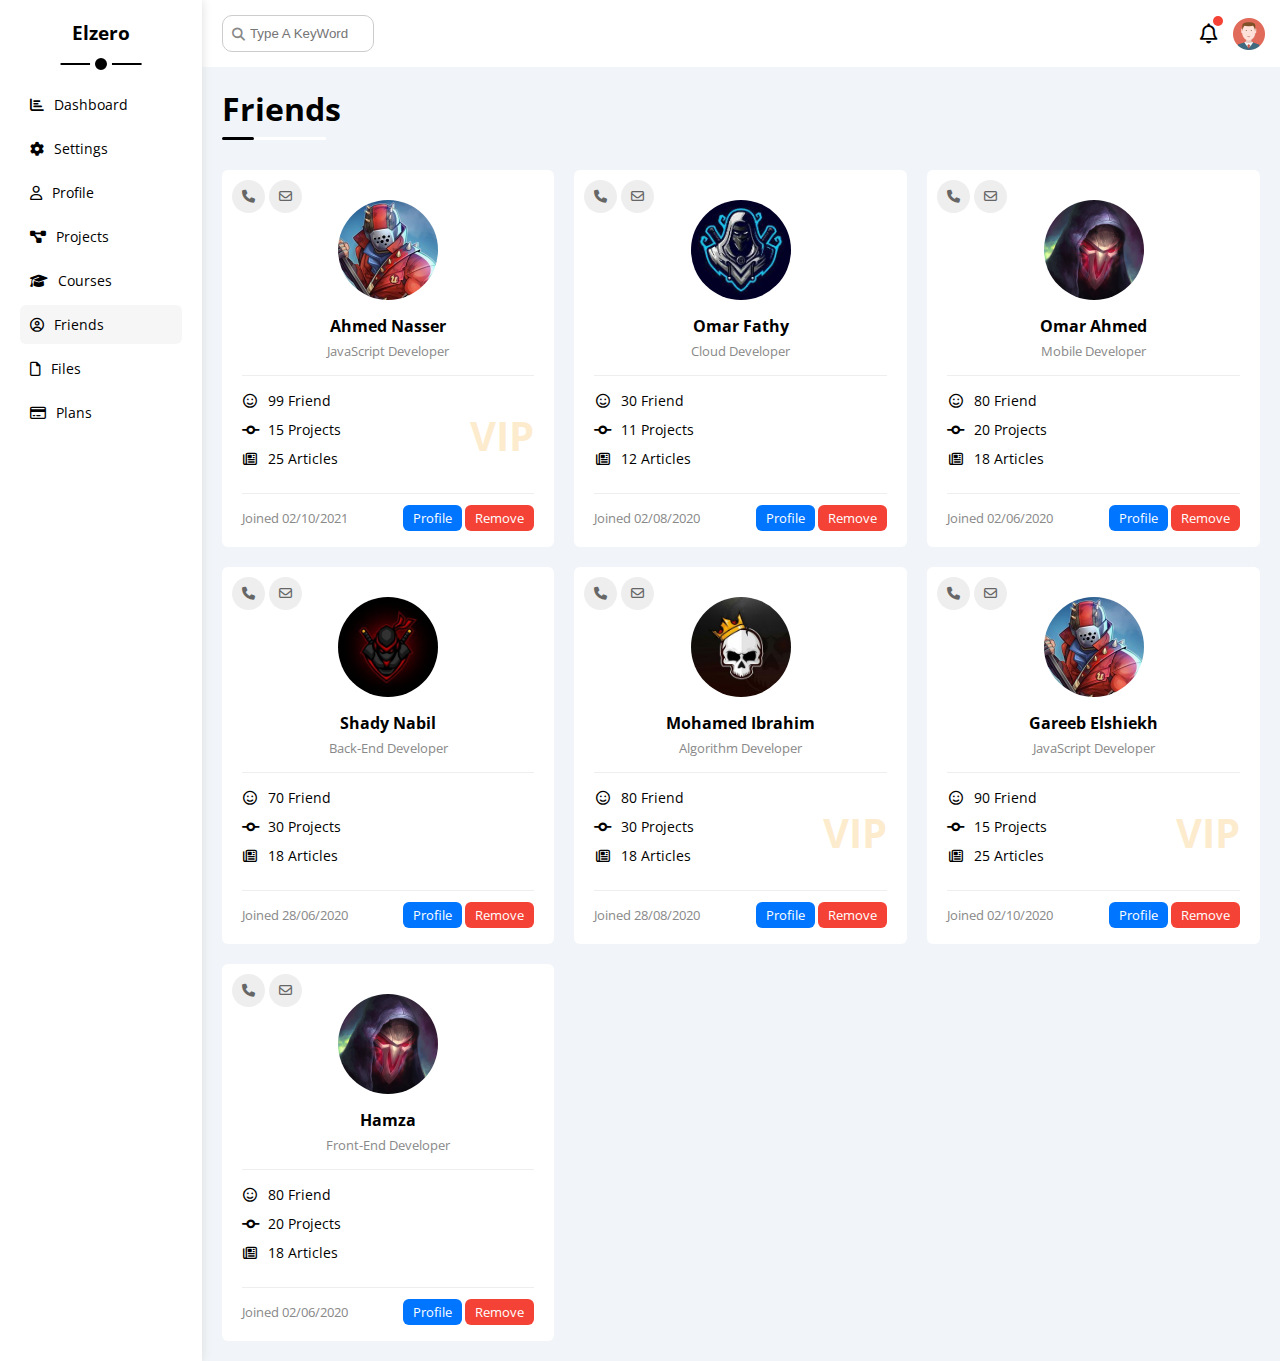
<file: friends.html>
<!DOCTYPE html>
<head lang="en">

    <meta charset="UTF-8" />
    <meta http-equiv="X-UA-Compatible" content="IE=edge" />
    <meta name="viewport" content="width=device-width, initial-scale=1.0" />
    <title>Friends</title>
  
    <link rel="stylesheet" href="css/all.min.css" >

    <link href="https://fonts.googleapis.com/css2?family=Open+Sans:wght@300;500&display=swap" rel="stylesheet" />
    <link rel="stylesheet" href="css/framework.css" />

    <link rel="stylesheet" href="css/style.css" />



 
  </head>
  
  <body>
    <div class="page d-flex">
        <div class="sidebar p-20 bg-white p-relative">
            <h3 class="p-relative mt-0 text-center ">Elzero</h3>

                <ul >
                    <li>
                        <a class=" fs-14 d-flex align-center c-black rad-6 p-10" href="index.html">
                            <i class="fas fa-chart-bar"></i>
                            <span > Dashboard</span>
                        </a>
                    </li>

                    <li>
                      <a class="fs-14 d-flex align-center c-black rad-6 p-10" href="settings.html">
                        <i class="fa-solid fa-gear"></i>
                          <span> Settings</span>
                      </a>
                  </li>
                  <li>
                    <a class=" fs-14 d-flex align-center c-black rad-6 p-10" href="profile.html">
                      <i class="fa-regular fa-user"></i>
                        <span> Profile</span>
                    </a>
                </li>

                
                <li>
                  <a class=" fs-14 d-flex align-center c-black rad-6 p-10" href="projects.html">
                    <i class="fa-solid fa-diagram-project"></i>
                      <span> Projects</span>
                  </a>
              </li>

                <li>
                  <a class=" fs-14 d-flex align-center c-black rad-6 p-10" href="courses.html">
                    <i class="fa-solid fa-graduation-cap"></i>
                       <span> Courses</span>
                  </a>
              </li>
              <li>
                <a class=" fs-14 d-flex align-center c-black rad-6 p-10 active" href="friends.html">
                  <i class="fa-regular fa-circle-user"></i>
                    <span> Friends</span>
                </a>
            </li>

            <li>
              <a class=" fs-14 d-flex align-center c-black rad-6 p-10" href="files.html">
                <i class="fa-regular fa-file"></i>
                  <span> Files</span>
              </a>
          </li>
          <li>
            <a class=" fs-14 d-flex align-center c-black rad-6 p-10" href="plans.html">
              <i class="fa-regular fa-credit-card"></i>
                <span> Plans</span>
            </a>
        </li>
     </ul>

        </div>

       <!-- ! content -->
<div class="content w-full">
      <!--? head================= -->
     <header class=" head bg-white p-15  betweem-flex ">
        <div class="search p-relative">
        <input type="search" class="p-10" placeholder="Type A KeyWord">
        </div>

        <div class="icons d-flex align-center">
        <span class="notification p-relative">
        <i class="fa-regular fa-bell fa-lg"></i>
      </span>
        <img src="imgs/avatar.png" alt="">
     
        </div>
     </header>

     <!--? end head================= -->
    <section>
      <h1 class="p-relative">Friends </h1>

      <div class="friends-page d-grid m-20 g-20">

        <div class="friend bg-white rad-6 p-20 p-relative">

            <div class="contact">
                <i class="fa-solid fa-phone"></i>
                <i class="fa-regular fa-envelope"></i>
            </div>
            <div class="text-center">
                <img class="rad-half mt-10 mb-10 w-100 h-100" src="imgs/friend-01.jpg" alt="">
                <h4 class="m-0">Ahmed Nasser</h4>
                <p class="c-gray fs-13 mt-5 mb-0">JavaScript Developer</p>
            </div>
            <div class="icons fs-14 p-relative">
               <div class="mb-10">
                <i class="fa-regular fa-face-smile fa-fw"></i>
                <span> 99 Friend</span>
               </div>

               <div class="mb-10">
                <i class="fa-solid fa-code-commit  fa-fw"></i>
               <span> 15 Projects</span>
               </div>

               <div class="mb-10">
                <i class="fa-regular fa-newspaper  fa-fw"></i>
                <span> 25 Articles</span>
               </div>
               <span class="vip fw-bold c-orange">VIP</span>
            </div>
            <div class="info betweem-flex fs-13">
              <div class="c-gray">Joined 02/10/2021</div>
              <div>
                <a class="bg-blue c-white btn-shape" href="profile.html">Profile</a>
                <a class="bg-red c-white btn-shape" href="#">Remove</a>
              </div>
            </div>
          
        </div>


        <div class="friend bg-white rad-6 p-20 p-relative">

          <div class="contact">
              <i class="fa-solid fa-phone"></i>
              <i class="fa-regular fa-envelope"></i>
          </div>
          <div class="text-center">
              <img class="rad-half mt-10 mb-10 w-100 h-100" src="imgs/friend-02.jpg" alt="">
              <h4 class="m-0">Omar Fathy</h4>
              <p class="c-gray fs-13 mt-5 mb-0">Cloud Developer</p>
          </div>
          <div class="icons fs-14 p-relative">
             <div class="mb-10">
              <i class="fa-regular fa-face-smile fa-fw"></i>
              <span> 30 Friend</span>
             </div>

             <div class="mb-10">
              <i class="fa-solid fa-code-commit  fa-fw"></i>
             <span> 11 Projects</span>
             </div>

             <div class="mb-10">
              <i class="fa-regular fa-newspaper  fa-fw"></i>
              <span> 12 Articles</span>
             </div>
          </div>
          <div class="info betweem-flex fs-13">
            <div class="c-gray">Joined 02/08/2020</div>
            <div>
              <a class="bg-blue c-white btn-shape" href="profile.html">Profile</a>
              <a class="bg-red c-white btn-shape" href="#">Remove</a>
            </div>
          </div>
        
      </div>

      <div class="friend bg-white rad-6 p-20 p-relative">

        <div class="contact">
            <i class="fa-solid fa-phone"></i>
            <i class="fa-regular fa-envelope"></i>
        </div>
        <div class="text-center">
            <img class="rad-half mt-10 mb-10 w-100 h-100" src="imgs/friend-03.jpg" alt="">
            <h4 class="m-0">Omar Ahmed</h4>
            <p class="c-gray fs-13 mt-5 mb-0">Mobile Developer
            </p>
        </div>
        <div class="icons fs-14 p-relative">
           <div class="mb-10">
            <i class="fa-regular fa-face-smile fa-fw"></i>
            <span> 80 Friend</span>
           </div>

           <div class="mb-10">
            <i class="fa-solid fa-code-commit  fa-fw"></i>
           <span> 20 Projects</span>
           </div>

           <div class="mb-10">
            <i class="fa-regular fa-newspaper  fa-fw"></i>
            <span> 18 Articles</span>
           </div>
        </div>
        <div class="info betweem-flex fs-13">
          <div class="c-gray">Joined 02/06/2020 </div>
          <div>
            <a class="bg-blue c-white btn-shape" href="profile.html">Profile</a>
            <a class="bg-red c-white btn-shape" href="#">Remove</a>
          </div>
        </div>
      
    </div>

    <div class="friend bg-white rad-6 p-20 p-relative">

      <div class="contact">
          <i class="fa-solid fa-phone"></i>
          <i class="fa-regular fa-envelope"></i>
      </div>
      <div class="text-center">
          <img class="rad-half mt-10 mb-10 w-100 h-100" src="imgs/friend-04.jpg" alt="">
          <h4 class="m-0">Shady Nabil</h4>
          <p class="c-gray fs-13 mt-5 mb-0">Back-End Developer
          </p>
      </div>
      <div class="icons fs-14 p-relative">
         <div class="mb-10">
          <i class="fa-regular fa-face-smile fa-fw"></i>
          <span> 70 Friend</span>
         </div>

         <div class="mb-10">
          <i class="fa-solid fa-code-commit  fa-fw"></i>
         <span> 30 Projects</span>
         </div>

         <div class="mb-10">
          <i class="fa-regular fa-newspaper  fa-fw"></i>
          <span> 18 Articles</span>
         </div>
      </div>
      <div class="info betweem-flex fs-13">
        <div class="c-gray">Joined 28/06/2020
        </div>
        <div>
          <a class="bg-blue c-white btn-shape" href="profile.html">Profile</a>
          <a class="bg-red c-white btn-shape" href="#">Remove</a>
        </div>
      </div>
    
  </div>


      <div class="friend bg-white rad-6 p-20 p-relative">
        <div class="contact">
            <i class="fa-solid fa-phone"></i>
            <i class="fa-regular fa-envelope"></i>
        </div>
        <div class="text-center">
            <img class="rad-half mt-10 mb-10 w-100 h-100" src="imgs/friend-05.jpg" alt="">
            <h4 class="m-0">Mohamed Ibrahim</h4>
            <p class="c-gray fs-13 mt-5 mb-0">Algorithm Developer
            </p>
        </div>
        <div class="icons fs-14 p-relative">
          <div class="mb-10">
            <i class="fa-regular fa-face-smile fa-fw"></i>
            <span> 80 Friend</span>
          </div>

          <div class="mb-10">
            <i class="fa-solid fa-code-commit  fa-fw"></i>
          <span> 30 Projects</span>
          </div>

          <div class="mb-10">
            <i class="fa-regular fa-newspaper  fa-fw"></i>
            <span> 18 Articles</span>
          </div>
          <span class="vip fw-bold c-orange">VIP</span>

        </div>
        <div class="info betweem-flex fs-13">
          <div class="c-gray">Joined 28/08/2020
          </div>
          <div>
            <a class="bg-blue c-white btn-shape" href="profile.html">Profile</a>
            <a class="bg-red c-white btn-shape" href="#">Remove</a>
          </div>
        </div>
      
    </div>

    <div class="friend bg-white rad-6 p-20 p-relative">
      <div class="contact">
          <i class="fa-solid fa-phone"></i>
          <i class="fa-regular fa-envelope"></i>
      </div>
      <div class="text-center">
          <img class="rad-half mt-10 mb-10 w-100 h-100" src="imgs/friend-01.jpg" alt="">
          <h4 class="m-0">Gareeb Elshiekh  </h4>
          <p class="c-gray fs-13 mt-5 mb-0">JavaScript Developer
          </p>
      </div>
      <div class="icons fs-14 p-relative">
        <div class="mb-10">
          <i class="fa-regular fa-face-smile fa-fw"></i>
          <span> 90 Friend</span>
        </div>

        <div class="mb-10">
          <i class="fa-solid fa-code-commit  fa-fw"></i>
        <span> 15 Projects</span>
        </div>

        <div class="mb-10">
          <i class="fa-regular fa-newspaper  fa-fw"></i>
          <span> 25 Articles</span>
        </div>
        <span class="vip fw-bold c-orange">VIP</span>

      </div>
      <div class="info betweem-flex fs-13">
        <div class="c-gray">Joined 02/10/2020
        </div>
        <div>
          <a class="bg-blue c-white btn-shape" href="profile.html">Profile</a>
          <a class="bg-red c-white btn-shape" href="#">Remove</a>
        </div>
      </div>

    </div>

    <div class="friend bg-white rad-6 p-20 p-relative">

      <div class="contact">
          <i class="fa-solid fa-phone"></i>
          <i class="fa-regular fa-envelope"></i>
      </div>
      <div class="text-center">
          <img class="rad-half mt-10 mb-10 w-100 h-100" src="imgs/friend-03.jpg" alt="">
          <h4 class="m-0">Hamza</h4>
          <p class="c-gray fs-13 mt-5 mb-0">Front-End Developer
          </p>
      </div>
      <div class="icons fs-14 p-relative">
         <div class="mb-10">
          <i class="fa-regular fa-face-smile fa-fw"></i>
          <span> 80 Friend</span>
         </div>

         <div class="mb-10">
          <i class="fa-solid fa-code-commit  fa-fw"></i>
         <span> 20 Projects</span>
         </div>

         <div class="mb-10">
          <i class="fa-regular fa-newspaper  fa-fw"></i>
          <span> 18 Articles</span>
         </div>
      </div>
      <div class="info betweem-flex fs-13">
        <div class="c-gray">Joined 02/06/2020 </div>
        <div>
          <a class="bg-blue c-white btn-shape" href="profile.html">Profile</a>
          <a class="bg-red c-white btn-shape" href="#">Remove</a>
        </div>
      </div>
    
  </div>
      </div>
    </section>
    </div>
    </div>
</body>
</html>
</file>
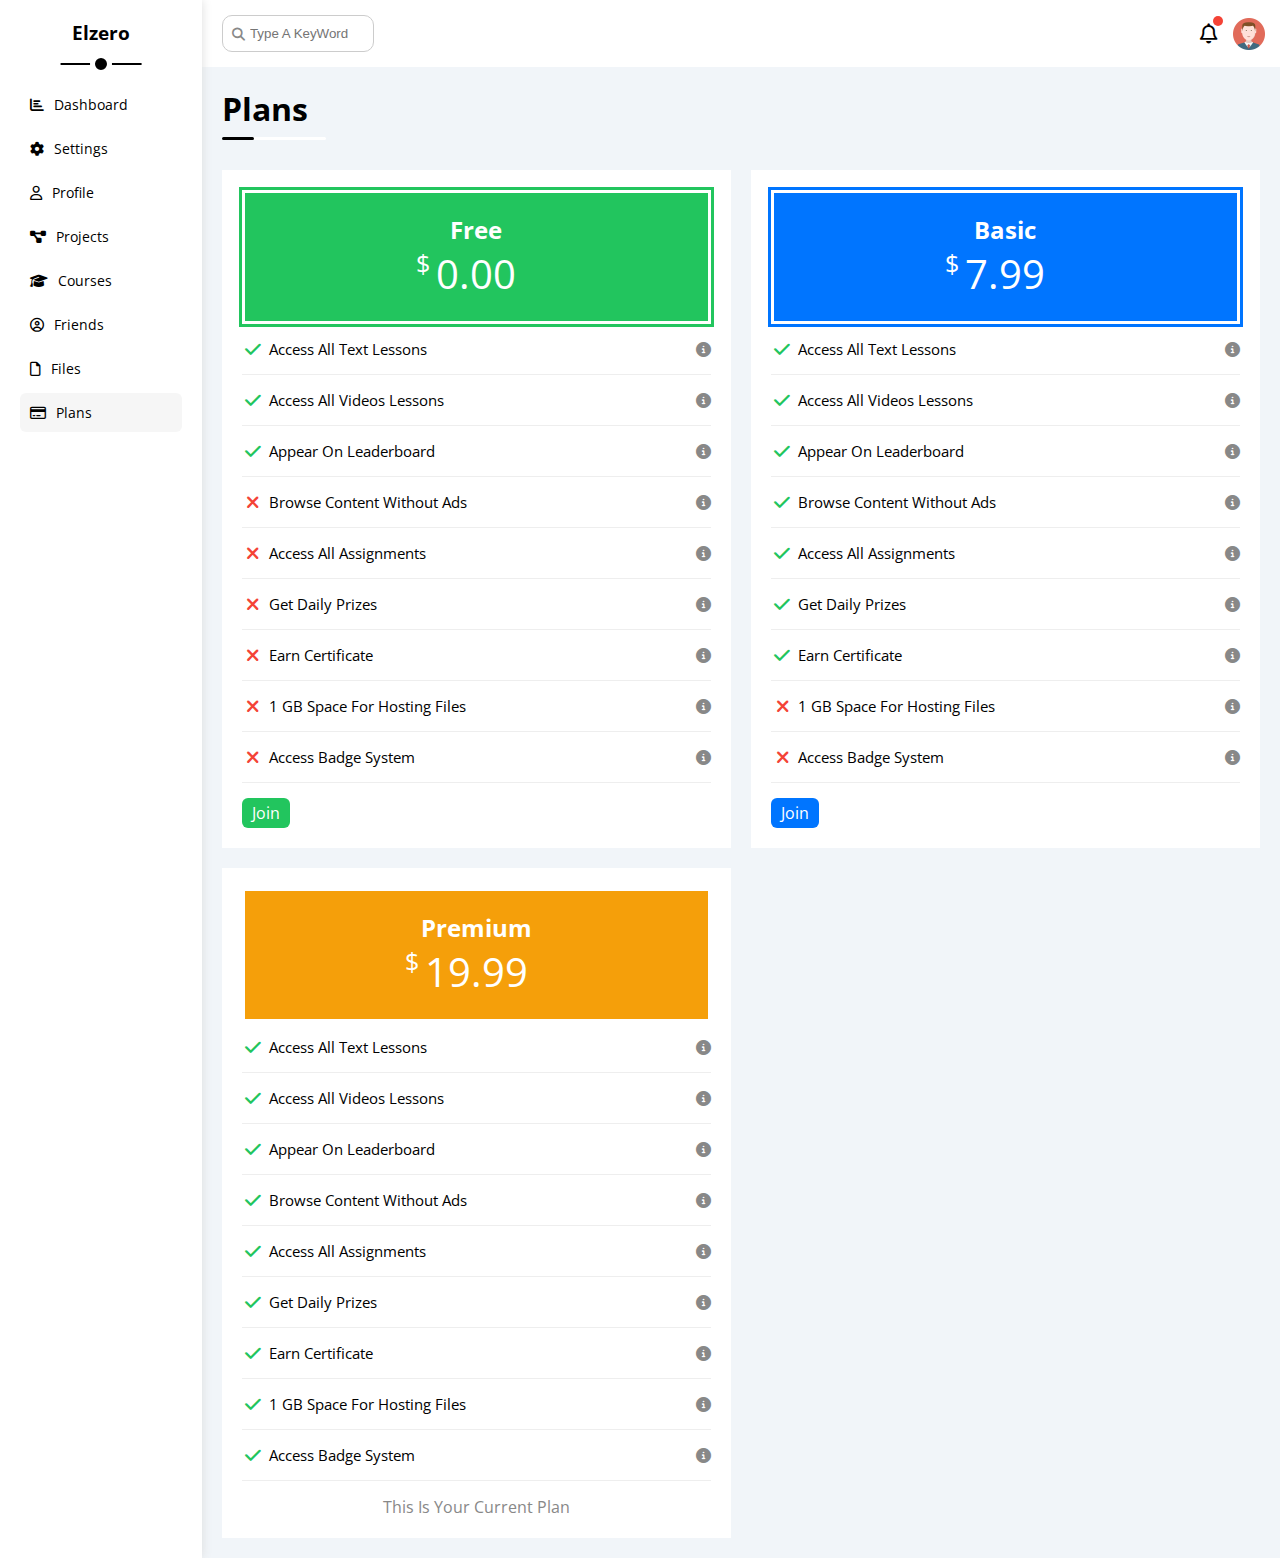
<file: plans.html>
<!DOCTYPE html>
<head lang="en">

    <meta charset="UTF-8" />
    <meta http-equiv="X-UA-Compatible" content="IE=edge" />
    <meta name="viewport" content="width=device-width, initial-scale=1.0" />
    <title>Plans</title>
  
    <link rel="stylesheet" href="css/all.min.css" >

    <link href="https://fonts.googleapis.com/css2?family=Open+Sans:wght@300;500&display=swap" rel="stylesheet" />
    <link rel="stylesheet" href="css/framework.css" />

    <link rel="stylesheet" href="css/style.css" />



 
  </head>
  
  <body>
    <div class="page d-flex">
        <div class="sidebar p-20 bg-white p-relative">
            <h3 class="p-relative mt-0 text-center ">Elzero</h3>

                <ul >
                    <li>
                        <a class=" fs-14 d-flex align-center c-black rad-6 p-10" href="index.html">
                            <i class="fas fa-chart-bar"></i>
                            <span > Dashboard</span>
                        </a>
                    </li>

                    <li>
                      <a class="  fs-14 d-flex align-center c-black rad-6 p-10" href="settings.html">
                        <i class="fa-solid fa-gear"></i>
                          <span> Settings</span>
                      </a>
                  </li>
                  <li>
                    <a class="fs-14 d-flex align-center c-black rad-6 p-10" href="profile.html">
                      <i class="fa-regular fa-user"></i>
                        <span> Profile</span>
                    </a>
                </li>

                
                <li>
                  <a class=" fs-14 d-flex align-center c-black rad-6 p-10" href="projects.html">
                    <i class="fa-solid fa-diagram-project"></i>
                      <span> Projects</span>
                  </a>
              </li>

                <li>
                  <a class=" fs-14 d-flex align-center c-black rad-6 p-10" href="courses.html">
                    <i class="fa-solid fa-graduation-cap"></i>
                       <span> Courses</span>
                  </a>
              </li>
              <li>
                <a class=" fs-14 d-flex align-center c-black rad-6 p-10" href="friends.html">
                  <i class="fa-regular fa-circle-user"></i>
                    <span> Friends</span>
                </a>
            </li>

            <li>
              <a class=" fs-14 d-flex align-center c-black rad-6 p-10" href="files.html">
                <i class="fa-regular fa-file"></i>
                  <span> Files</span>
              </a>
          </li>
          <li>
            <a class="active fs-14 d-flex align-center c-black rad-6 p-10" href="plans.html">
              <i class="fa-regular fa-credit-card"></i>
                <span> Plans</span>
            </a>
        </li>
     </ul>

        </div>

       <!-- ! content -->
<div class="content w-full">
      <!--? head================= -->
     <header class=" head bg-white p-15  betweem-flex ">
        <div class="search p-relative">
        <input type="search" class="p-10" placeholder="Type A KeyWord">
        </div>

        <div class="icons d-flex align-center">
        <span class="notification p-relative">
        <i class="fa-regular fa-bell fa-lg"></i>
        </span>
        <img src="./imgs/avatar.png" alt="">
        
        </div>
     </header>

     <!--? end head================= -->
    <section>
      <h1 class="p-relative">Plans </h1>

      <div class="plans-page d-grid m-20 g-20">
        <div class="plan green bg-white p-20">
          <div class="top bg-green text-center p-20">
           <h2 class="m-0 c-white">Free</h2>
           <div class="price c-white">
            <span>$</span> 0.00
           </div>
          </div>
          <ul>
            <li>
              <i class="fa-solid fa-check fa-fw yes"></i>
              <span>Access All Text Lessons
              </span>
              <i class="fa-solid fa-circle-info help"></i>
            </li>

            <li>
              <i class="fa-solid fa-check fa-fw yes"></i>
              <span>Access All Videos Lessons
              </span>
              <i class="fa-solid fa-circle-info help"></i>
            </li>

            <li>
              <i class="fa-solid fa-check fa-fw yes"></i>
              <span>Appear On Leaderboard
              </span>
              <i class="fa-solid fa-circle-info help"></i>
            </li>

            
            <li>
              <i class="fa-solid fa-xmark fa-fw"></i>
              <span>Browse Content Without Ads
              </span>
              <i class="fa-solid fa-circle-info help"></i>
            </li>

            <li>
              <i class="fa-solid fa-xmark fa-fw"></i>
              <span>Access All Assignments
              </span>
              <i class="fa-solid fa-circle-info help"></i>
            </li>

            <li>
              <i class="fa-solid fa-xmark fa-fw"></i>
              <span>Get Daily Prizes
              </span>
              <i class="fa-solid fa-circle-info help"></i>
            </li>
            
            <li>
              <i class="fa-solid fa-xmark fa-fw"></i>
              <span>
                Earn Certificate
              </span>
              <i class="fa-solid fa-circle-info help"></i>
            </li>

            <li>
              <i class="fa-solid fa-xmark fa-fw"></i>
              <span>
                1 GB Space For Hosting Files
              </span>
              <i class="fa-solid fa-circle-info help"></i>
            </li>

            <li>
              <i class="fa-solid fa-xmark fa-fw"></i>
              <span>
                Access Badge System
              </span>
              <i class="fa-solid fa-circle-info help"></i>
            </li>

          </ul>
          <a href="#" class="btn-shape bg-green c-white d-block w-fit mt-15">Join</a>
        </div>


        <div class="plan blue bg-white p-20">
          <div class="top bg-blue text-center p-20">
           <h2 class="m-0 c-white">Basic</h2>
           <div class="price c-white">
            <span>$</span> 7.99
           </div>
          </div>
          <ul>
            <li>
              <i class="fa-solid fa-check fa-fw yes"></i>
              <span>Access All Text Lessons
              </span>
              <i class="fa-solid fa-circle-info help"></i>
            </li>

            <li>
              <i class="fa-solid fa-check fa-fw yes"></i>
              <span>Access All Videos Lessons
              </span>
              <i class="fa-solid fa-circle-info help"></i>
            </li>

            <li>
              <i class="fa-solid fa-check fa-fw yes"></i>
              <span>Appear On Leaderboard
              </span>
              <i class="fa-solid fa-circle-info help"></i>
            </li>

            
            <li>
              <i class="fa-solid fa-check fa-fw yes"></i>
              <span>Browse Content Without Ads
              </span>
              <i class="fa-solid fa-circle-info help"></i>
            </li>

            <li>
              <i class="fa-solid fa-check fa-fw yes"></i>
              <span>Access All Assignments
              </span>
              <i class="fa-solid fa-circle-info help"></i>
            </li>

            <li>
              <i class="fa-solid fa-check fa-fw yes"></i>
              <span>Get Daily Prizes
              </span>
              <i class="fa-solid fa-circle-info help"></i>
            </li>
            
            <li>
              <i class="fa-solid fa-check fa-fw yes"></i>
              <span>
                Earn Certificate
              </span>
              <i class="fa-solid fa-circle-info help"></i>
            </li>

            <li>
              <i class="fa-solid fa-xmark fa-fw"></i>
              <span>
                1 GB Space For Hosting Files
              </span>
              <i class="fa-solid fa-circle-info help"></i>
            </li>

            <li>
              <i class="fa-solid fa-xmark fa-fw"></i>
              <span>
                Access Badge System
              </span>
              <i class="fa-solid fa-circle-info help"></i>
            </li>

          </ul>
          <a href="#" class="btn-shape bg-blue c-white d-block w-fit mt-15">Join</a>
        </div>

        <div class="plan orange bg-white p-20">
          <div class="top bg-orange text-center p-20">
           <h2 class="m-0 c-white">Premium
          </h2>
           <div class="price c-white">
            <span>$</span> 19.99
           </div>
          </div>
          <ul>
            <li>
              <i class="fa-solid fa-check fa-fw yes"></i>
              <span>Access All Text Lessons
              </span>
              <i class="fa-solid fa-circle-info help"></i>
            </li>

            <li>
              <i class="fa-solid fa-check fa-fw yes"></i>
              <span>Access All Videos Lessons
              </span>
              <i class="fa-solid fa-circle-info help"></i>
            </li>

            <li>
              <i class="fa-solid fa-check fa-fw yes"></i>
              <span>Appear On Leaderboard
              </span>
              <i class="fa-solid fa-circle-info help"></i>
            </li>

            
            <li>
              <i class="fa-solid fa-check fa-fw yes"></i>
              <span>Browse Content Without Ads
              </span>
              <i class="fa-solid fa-circle-info help"></i>
            </li>

            <li>
              <i class="fa-solid fa-check fa-fw yes"></i>
              <span>Access All Assignments
              </span>
              <i class="fa-solid fa-circle-info help"></i>
            </li>

            <li>
              <i class="fa-solid fa-check fa-fw yes"></i>
              <span>Get Daily Prizes
              </span>
              <i class="fa-solid fa-circle-info help"></i>
            </li>
            
            <li>
              <i class="fa-solid fa-check fa-fw yes"></i>
              <span>
                Earn Certificate
              </span>
              <i class="fa-solid fa-circle-info help"></i>
            </li>

            <li>
              <i class="fa-solid fa-check fa-fw yes"></i>
              <span>
                1 GB Space For Hosting Files
              </span>
              <i class="fa-solid fa-circle-info help"></i>
            </li>

            <li>
              <i class="fa-solid fa-check fa-fw yes"></i>

              <span>
                Access Badge System
              </span>
              <i class="fa-solid fa-circle-info help"></i>
            </li>

          </ul>
          <div class="text-center c-gray mt-15">
            This Is Your Current Plan
          </div>
        </div>
      </div>
    </section>
    </div>
    </div>
</body>
</html>
</file>
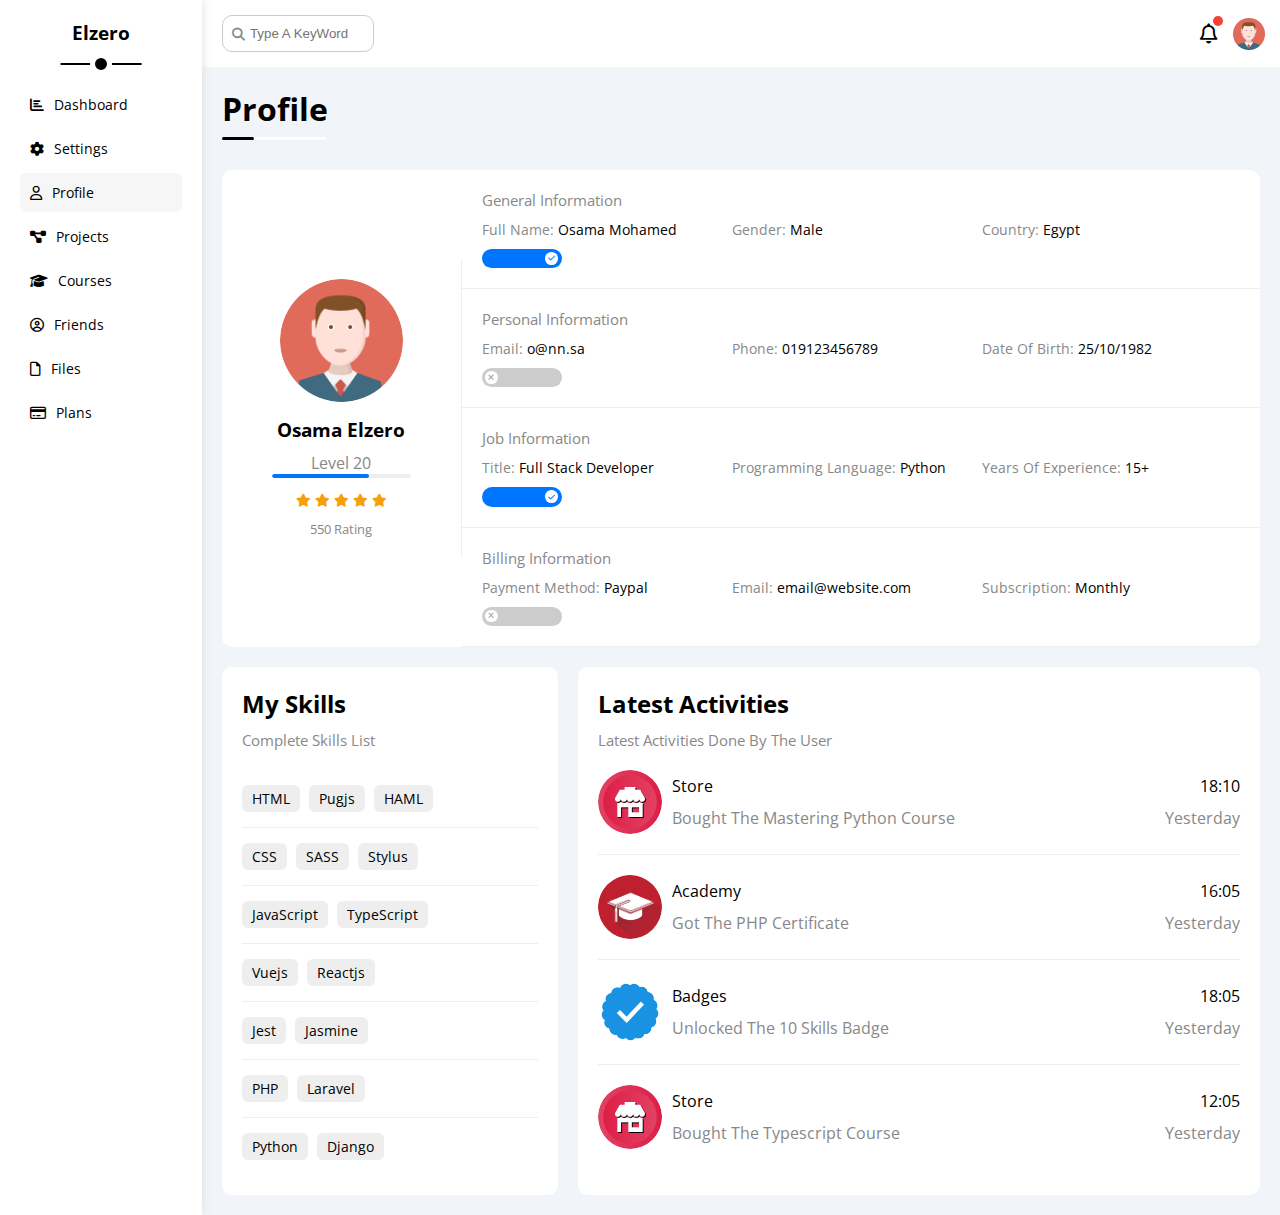
<file: profile.html>
<!DOCTYPE html>
<head lang="en">

    <meta charset="UTF-8" />
    <meta http-equiv="X-UA-Compatible" content="IE=edge" />
    <meta name="viewport" content="width=device-width, initial-scale=1.0" />
    <title>Profile</title>
  
    <link rel="stylesheet" href="css/all.min.css" >

    <link href="https://fonts.googleapis.com/css2?family=Open+Sans:wght@300;500&display=swap" rel="stylesheet" />
    <link rel="stylesheet" href="css/framework.css" />

    <link rel="stylesheet" href="css/style.css" />



 
  </head>
  
  <body>
    <div class="page d-flex">
        <div class="sidebar p-20 bg-white p-relative">
            <h3 class="p-relative mt-0 text-center ">Elzero</h3>

                <ul >
                    <li>
                        <a class=" fs-14 d-flex align-center c-black rad-6 p-10" href="index.html">
                            <i class="fas fa-chart-bar"></i>
                            <span > Dashboard</span>
                        </a>
                    </li>

                    <li>
                      <a class="  fs-14 d-flex align-center c-black rad-6 p-10" href="settings.html">
                        <i class="fa-solid fa-gear"></i>
                          <span> Settings</span>
                      </a>
                  </li>
                  <li>
                    <a class=" active fs-14 d-flex align-center c-black rad-6 p-10" href="profile.html">
                      <i class="fa-regular fa-user"></i>
                        <span> Profile</span>
                    </a>
                </li>

                
                <li>
                  <a class=" fs-14 d-flex align-center c-black rad-6 p-10" href="projects.html">
                    <i class="fa-solid fa-diagram-project"></i>
                      <span> Projects</span>
                  </a>
              </li>

                <li>
                  <a class=" fs-14 d-flex align-center c-black rad-6 p-10" href="courses.html">
                    <i class="fa-solid fa-graduation-cap"></i>
                       <span> Courses</span>
                  </a>
              </li>
              <li>
                <a class=" fs-14 d-flex align-center c-black rad-6 p-10" href="friends.html">
                  <i class="fa-regular fa-circle-user"></i>
                    <span> Friends</span>
                </a>
            </li>

            <li>
              <a class=" fs-14 d-flex align-center c-black rad-6 p-10" href="files.html">
                <i class="fa-regular fa-file"></i>
                  <span> Files</span>
              </a>
          </li>
          <li>
            <a class=" fs-14 d-flex align-center c-black rad-6 p-10" href="plans.html">
              <i class="fa-regular fa-credit-card"></i>
                <span> Plans</span>
            </a>
        </li>
     </ul>

        </div>

       <!-- ! content -->
        <div class="content w-full">
      <!--? head================= -->
     <header class=" head bg-white p-15  betweem-flex ">
        <div class="search p-relative">
        <input type="search" class="p-10" placeholder="Type A KeyWord">
        </div>

        <div class="icons d-flex align-center">
        <span class="notification p-relative">
        <i class="fa-regular fa-bell fa-lg"></i>
      </span>
        <img src="./imgs/avatar.png" alt="">
        </div>
     </header>

     <!--? end head================= -->
    <section>
      <h1 class="p-relative">Profile</h1>
        <div class="profile-page m-20 ">
        <div class="overview bg-white rad-10 d-flex align-center">
         
        <div class="avatar-box text-center p-20">
         <img class="mb-10 rad-half" src="imgs/avatar.png" alt="avatar">
         <h3 class="m-0">Osama Elzero</h3>
         <p class="c-gray mt-10">Level 20</p>
         <div class="level rad-6 bg-eee p-relative">
            <span style="width:70%"></span>
         </div>
         <div class="rating mt-10 mb-10">
            <i class="fa-solid fa-star c-orange fs-13"></i>
            <i class="fa-solid fa-star c-orange fs-13"></i>
            <i class="fa-solid fa-star c-orange fs-13"></i>
            <i class="fa-solid fa-star c-orange fs-13"></i>
            <i class="fa-solid fa-star c-orange fs-13"></i>

         </div>
         <p class="c-gray m-0 fs-13">550 Rating</p>
        </div>

        <div class="info-box w-full txt-c-mobile">
          <div class="box p-20 d-flex align-center">
            <h4 class="c-gray fs-15 m-0 w-full">General Information</h4>
              <div class="fs-14">
                <span class="c-gray">Full Name:</span>
                <span>Osama Mohamed</span>
              </div>

              <div class="fs-14">
                <span class="c-gray">Gender:</span>
                <span>Male</span>
              </div>

              <div class="fs-14">
                <span class="c-gray">Country:</span>
                <span>Egypt</span>
              </div>
              <div class="fs-14">
                <label>
                    <input  class="toggle-checkbox" type="checkbox" checked>
                    <div class="toggle-switch"></div>
                </label>
              </div>

          </div>

          <div class="box p-20 d-flex align-center">
            <h4 class="c-gray fs-15 m-0 w-full">Personal Information</h4>
              <div class="fs-14">
                <span class="c-gray">Email:</span>
                <span>o@nn.sa</span>
              </div>

              <div class="fs-14">
                <span class="c-gray">
                  Phone:</span>
                <span>019123456789</span>
              </div>

              <div class="fs-14">
                <span class="c-gray">Date Of Birth:
                </span>
                <span>25/10/1982
                </span>
              </div>
              <div class="fs-14">
                <label>
                    <input  class="toggle-checkbox" type="checkbox" >
                    <div class="toggle-switch"></div>
                </label>
              </div>

          </div>

          <div class="box p-20 d-flex align-center">
            <h4 class="c-gray fs-15 m-0 w-full">Job Information
            </h4>
              <div class="fs-14">
                <span class="c-gray">Title:
                </span>
                <span>Full Stack Developer
                </span>
              </div>

              <div class="fs-14">
                <span class="c-gray">Programming Language:
                </span>
                <span>Python</span>
              </div>

              <div class="fs-14">
                <span class="c-gray">Years Of Experience:
                </span>
                <span> 15+</span>
              </div>
              <div class="fs-14">
                <label>
                    <input  class="toggle-checkbox" type="checkbox" checked>
                    <div class="toggle-switch"></div>
                </label>
              </div>

          </div>

          <div class="box p-20 d-flex align-center">
            <h4 class="c-gray fs-15 m-0 w-full">Billing Information
            </h4>
              <div class="fs-14">
                <span class="c-gray">Payment Method:
                </span>
                <span>Paypal
                </span>
              </div>

              <div class="fs-14">
                <span class="c-gray">
                  Email:
                </span>
                <span>email@website.com</span>
              </div>

              <div class="fs-14">
                <span class="c-gray">Subscription:
                </span>
                <span>Monthly
                </span>
              </div>
              <div class="fs-14">
                <label>
                    <input  class="toggle-checkbox" type="checkbox" >
                    <div class="toggle-switch"></div>
                </label>
              </div>

          </div>

        </div>
      </div>

      <!-- otherData -->
      <div class="other-data d-flex g-20">

       <div class="skills-card p-20 bg-white rad-10 mt-20">
        <h2 class="mt-0 mb-10">My Skills</h2>
        <p class="c-gray mt-0 mb-20 fs-15">Complete Skills List
        </p>
        <ul class="m-0 txt-c-mobile">

          <li><span>HTML</span>
            <span>Pugjs</span>
            <span>HAML</span>
          </li>

          <li><span>CSS</span>
            <span>SASS</span>
            <span>Stylus</span>
          </li>

          <li><span>JavaScript</span>
            <span>TypeScript</span>
          </li>

          <li><span>Vuejs</span>
            <span>Reactjs</span>
          </li>

          <li><span>Jest</span>
            <span>Jasmine</span>
          </li>

          <li><span>PHP</span>
            <span>Laravel</span>
          </li>

          <li><span>Python</span>
            <span>Django</span>
          </li>

        </ul>
       </div>
     

      <div class="activities-card p-20 bg-white rad-10 mt-20">
        <h2 class="mt-0 mb-10">Latest Activities
        </h2>
        <p class="c-gray mt-0 mb-20 fs-15">Latest Activities Done By The User
        </p>
        <div class="activity d-flex align-center txt-c-mobile">

          <img src="imgs/activity-01.png" alt="activity">
          <div class="info">
            <span class="d-block mb-10">Store</span>
            <span class="c-gray">Bought The Mastering Python Course</span>
          </div>
          
          <div class="date">
            <span class="d-block mb-10">18:10
            </span>
            <span class="c-gray">Yesterday</span>
          </div>
        </div>

        <div class="activity d-flex align-center txt-c-mobile">

          <img src="imgs/activity-02.png" alt="activity">
          <div class="info">
            <span class="d-block mb-10">Academy
            </span>
            <span class="c-gray">Got The PHP Certificate
            </span>
          </div>
          
          <div class="date">
            <span class="d-block mb-10">16:05

            </span>
            <span class="c-gray">Yesterday</span>
          </div>
        </div>

        <div class="activity d-flex align-center txt-c-mobile">

          <img src="imgs/activity-03.png" alt="activity">
          <div class="info">
            <span class="d-block mb-10">Badges
            </span>
            <span class="c-gray">Unlocked The 10 Skills Badge

            </span>
          </div>
          
          <div class="date">
            <span class="d-block mb-10">18:05
            </span>
            <span class="c-gray">Yesterday</span>
          </div>
        </div>
        <div class="activity d-flex align-center txt-c-mobile">

          <img src="imgs/activity-01.png" alt="activity">
          <div class="info">
            <span class="d-block mb-10">Store</span>
            <span class="c-gray">Bought The Typescript Course
            </span>
          </div>
          
          <div class="date">
            <span class="d-block mb-10">12:05
            </span>
            <span class="c-gray">Yesterday</span>
          </div>
        </div>


       </div>

      </div>
    </div>
 </section>

</div>

 </div>


</body>

</html>
</file>
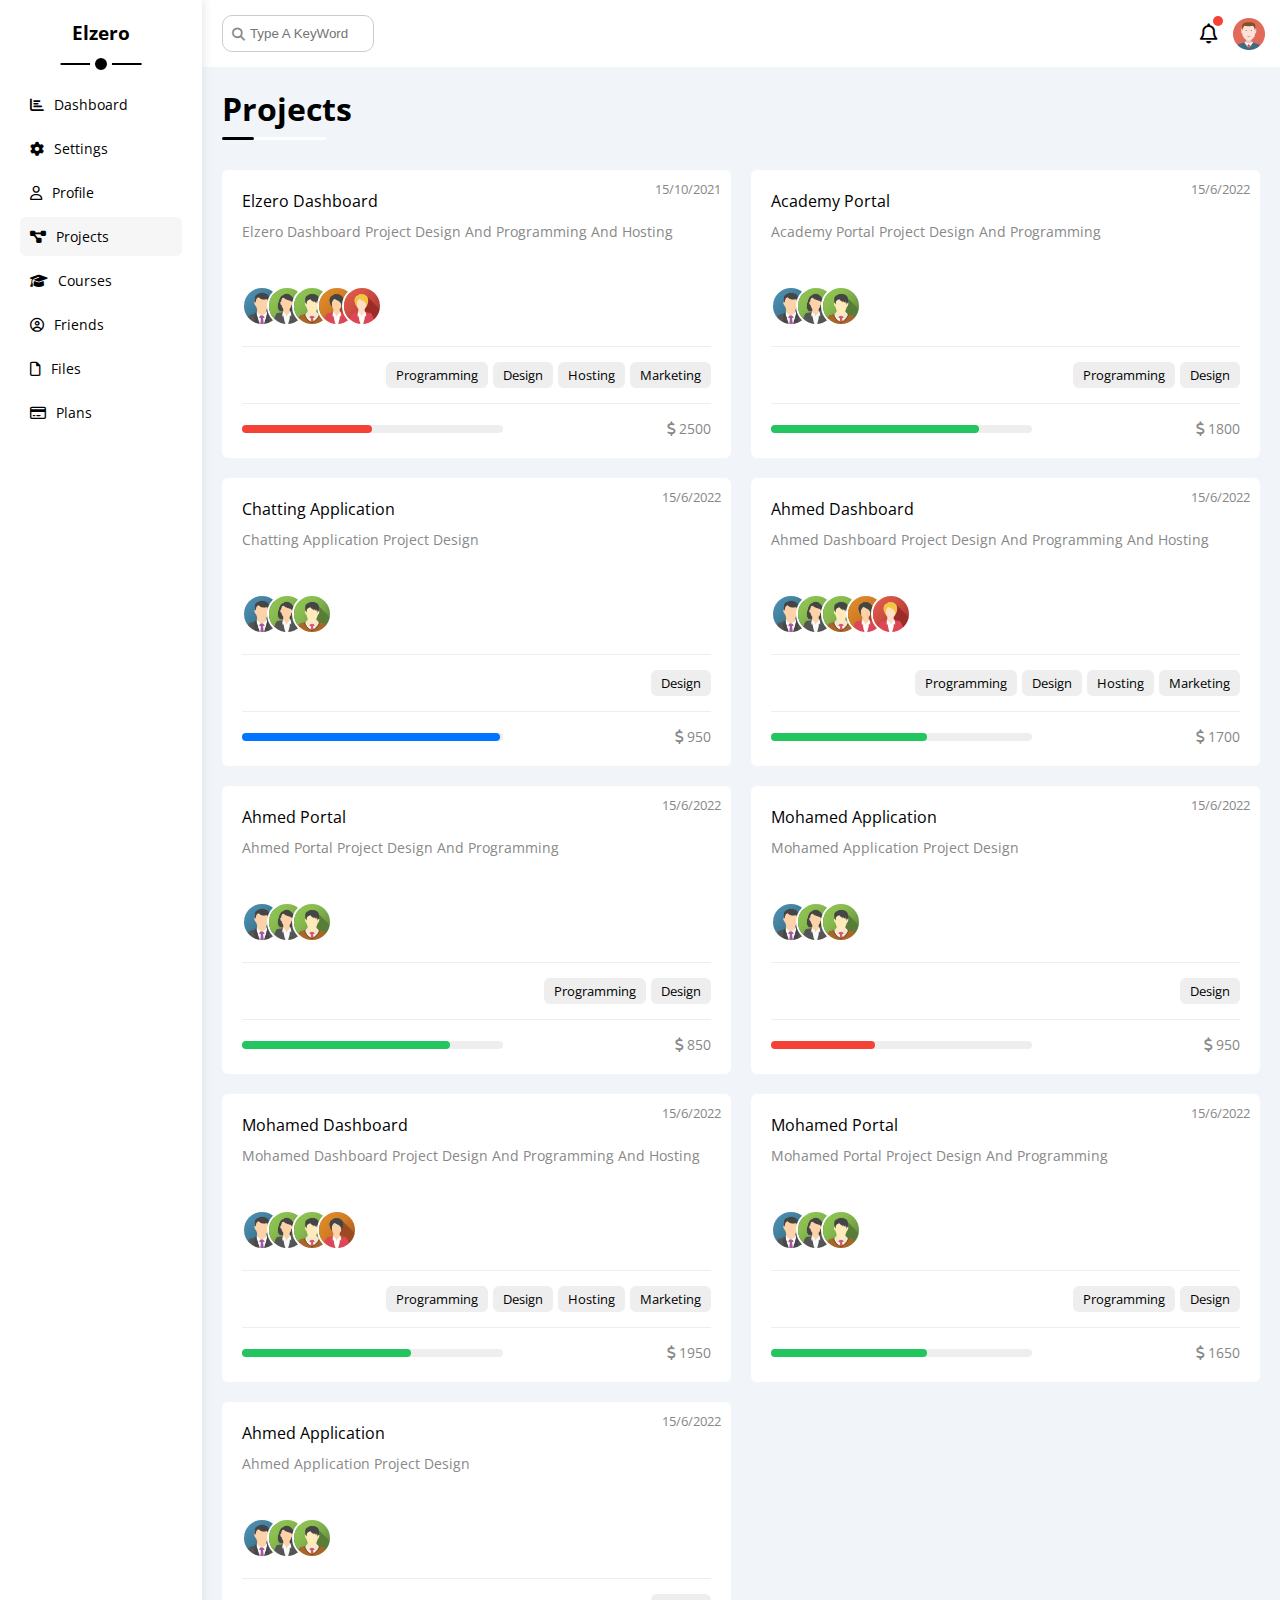
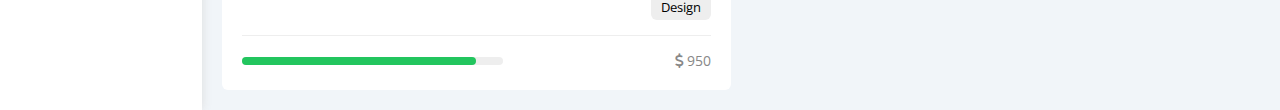
<file: projects.html>
<!DOCTYPE html>
<head lang="en">

    <meta charset="UTF-8" />
    <meta http-equiv="X-UA-Compatible" content="IE=edge" />
    <meta name="viewport" content="width=device-width, initial-scale=1.0" />
    <title>Projects</title>
  
    <link rel="stylesheet" href="css/all.min.css" >

    <link href="https://fonts.googleapis.com/css2?family=Open+Sans:wght@300;500&display=swap" rel="stylesheet" />
    <link rel="stylesheet" href="css/framework.css" />

    <link rel="stylesheet" href="css/style.css" />



 
  </head>
  
  <body>
    <div class="page d-flex">
        <div class="sidebar p-20 bg-white p-relative">
            <h3 class="p-relative mt-0 text-center ">Elzero</h3>

                <ul >
                    <li>
                        <a class=" fs-14 d-flex align-center c-black rad-6 p-10" href="index.html">
                            <i class="fas fa-chart-bar"></i>
                            <span > Dashboard</span>
                        </a>
                    </li>

                    <li>
                      <a class="  fs-14 d-flex align-center c-black rad-6 p-10" href="settings.html">
                        <i class="fa-solid fa-gear"></i>
                          <span> Settings</span>
                      </a>
                  </li>
                  <li>
                    <a class="fs-14 d-flex align-center c-black rad-6 p-10" href="profile.html">
                      <i class="fa-regular fa-user"></i>
                        <span> Profile</span>
                    </a>
                </li>

                
                <li>
                  <a class="active fs-14 d-flex align-center c-black rad-6 p-10" href="projects.html">
                    <i class="fa-solid fa-diagram-project"></i>
                      <span> Projects</span>
                  </a>
              </li>

                <li>
                  <a class=" fs-14 d-flex align-center c-black rad-6 p-10" href="courses.html">
                    <i class="fa-solid fa-graduation-cap"></i>
                       <span> Courses</span>
                  </a>
              </li>
              <li>
                <a class=" fs-14 d-flex align-center c-black rad-6 p-10" href="friends.html">
                  <i class="fa-regular fa-circle-user"></i>
                    <span> Friends</span>
                </a>
            </li>

            <li>
              <a class=" fs-14 d-flex align-center c-black rad-6 p-10" href="files.html">
                <i class="fa-regular fa-file"></i>
                  <span> Files</span>
              </a>
          </li>
          <li>
            <a class=" fs-14 d-flex align-center c-black rad-6 p-10" href="plans.html">
              <i class="fa-regular fa-credit-card"></i>
                <span> Plans</span>
            </a>
        </li>
     </ul>

        </div>

       <!-- ! content -->
        <div class="content w-full">
      <!--? head================= -->
     <header class=" head bg-white p-15  betweem-flex ">
        <div class="search p-relative">
        <input type="search" class="p-10" placeholder="Type A KeyWord">
        </div>

        <div class="icons d-flex align-center">
        <span class="notification p-relative">
        <i class="fa-regular fa-bell fa-lg"></i>
      </span>
        <img src="./imgs/avatar.png" alt="">
        </div>
     </header>

     <!--? end head================= -->
    <section>
      <h1 class="p-relative">Projects</h1>

      <div class="projects-page d-grid m-20 g-20">

        <div class="project bg-white p-20 rad-6 p-relative">
        <span class="date fs-13 c-gray">15/10/2021</span>
        <h4 class="m-0">Elzero Dashboard</h4>
        <p class="mt-10 fs-14 mb-10 c-gray">Elzero Dashboard Project Design And Programming And Hosting
        </p>
        <div class="team">
          <a href="">
          <img src="imgs/team-01.png" alt="">
          </a>
          <a href="">
          <img src="imgs/team-02.png" alt="">
          </a>
          <a href="">
          <img src="imgs/team-03.png" alt="">
          </a>
          <a href="">
          <img src="imgs/team-04.png" alt="">
          </a>
          <a href="">
          <img src="imgs/team-05.png" alt="">
          </a>

        </div>

        <div class="do d-flex">
          <span class="fs-13 bg-eee btn-shape">Programming</span>
          <span class="fs-13 bg-eee btn-shape">Design </span>
          <span class="fs-13 bg-eee btn-shape">Hosting  </span>
          <span class="fs-13 bg-eee btn-shape">Marketing </span>
        </div>
        <div class="info betweem-flex">

          <div class="prog bg-eee">
           <span class="bg-red" style="width:50%"></span>
          </div>

          <div class="fs-14 c-gray">
            <i class="fa-solid fa-dollar-sign"></i>
            2500
          </div>
        </div>
        </div>

      <div class="project bg-white p-20 rad-6 p-relative">
        <span class="date fs-13 c-gray">15/6/2022
        </span>
        <h4 class="m-0">Academy Portal
        </h4>
        <p class="mt-10 fs-14 mb-10 c-gray">Academy Portal Project Design And Programming
        </p>
        <div class="team">
          <a href="">
          <img src="imgs/team-01.png" alt="">
          </a>
          <a href="">
          <img src="imgs/team-02.png" alt="">
          </a>
          <a href="">
          <img src="imgs/team-03.png" alt="">
          </a>
      
        </div>

        <div class="do d-flex">
          <span class="fs-13 bg-eee btn-shape">Programming</span>
          <span class="fs-13 bg-eee btn-shape">Design </span>

        </div>
        <div class="info betweem-flex">

          <div class="prog bg-eee">
            <span class="bg-green" style="width:80%"></span>
          </div>

          <div class="fs-14 c-gray">
            <i class="fa-solid fa-dollar-sign"></i>
            1800
          </div>
        </div>
        </div>

        <div class="project bg-white p-20 rad-6 p-relative">
          <span class="date fs-13 c-gray">15/6/2022</span>
          <h4 class="m-0">Chatting Application </h4>
          <p class="mt-10 fs-14 mb-10 c-gray">Chatting Application Project Design
          </p>
          <div class="team">
            <a href="">
            <img src="imgs/team-01.png" alt="">
            </a>
            <a href="">
            <img src="imgs/team-02.png" alt="">
            </a>
            <a href="">
            <img src="imgs/team-03.png" alt="">
            </a>
          
          </div>
  
          <div class="do d-flex">
            <span class="fs-13 bg-eee btn-shape">Design </span>
          </div>
          <div class="info betweem-flex">
  
            <div class="prog bg-eee">
              <span class="bg-blue" style="width:99%"></span>
            </div>
  
            <div class="fs-14 c-gray">
              <i class="fa-solid fa-dollar-sign"></i>
              950
            </div>
          </div>
          </div>

        <div class="project bg-white p-20 rad-6 p-relative">
          <span class="date fs-13 c-gray">15/6/2022</span>
          <h4 class="m-0">Ahmed Dashboard </h4>
          <p class="mt-10 fs-14 mb-10 c-gray">Ahmed Dashboard Project Design And Programming And Hosting
          </p>
          <div class="team">
            <a href="">
            <img src="imgs/team-01.png" alt="">
            </a>
            <a href="">
            <img src="imgs/team-02.png" alt="">
            </a>
            <a href="">
            <img src="imgs/team-03.png" alt="">
            </a>
            <a href="">
            <img src="imgs/team-04.png" alt="">
            </a>
            <a href="">
            <img src="imgs/team-05.png" alt="">
            </a>
  
          </div>
  
          <div class="do d-flex">
            <span class="fs-13 bg-eee btn-shape">Programming</span>
            <span class="fs-13 bg-eee btn-shape">Design </span>
            <span class="fs-13 bg-eee btn-shape">Hosting  </span>
            <span class="fs-13 bg-eee btn-shape">Marketing </span>
          </div>
          <div class="info betweem-flex">
  
            <div class="prog bg-eee">
              <span class="bg-green" style="width:60%"></span>
            </div>
  
            <div class="fs-14 c-gray">
              <i class="fa-solid fa-dollar-sign"></i>
              1700
            </div>
          </div>
          </div>

        <div class="project bg-white p-20 rad-6 p-relative">
          <span class="date fs-13 c-gray">15/6/2022</span>
          <h4 class="m-0">Ahmed Portal</h4>
          <p class="mt-10 fs-14 mb-10 c-gray">Ahmed Portal Project Design And Programming
          </p>
          <div class="team">
            <a href="">
            <img src="imgs/team-01.png" alt="">
            </a>
            <a href="">
            <img src="imgs/team-02.png" alt="">
            </a>
            <a href="">
            <img src="imgs/team-03.png" alt="">
            </a>
  
          </div>
  
          <div class="do d-flex">
            <span class="fs-13 bg-eee btn-shape">Programming</span>
            <span class="fs-13 bg-eee btn-shape">Design </span>
        
          </div>
          <div class="info betweem-flex">
  
            <div class="prog bg-eee">
              <span class="bg-green" style="width:80%"></span>
            </div>
  
            <div class="fs-14 c-gray">
              <i class="fa-solid fa-dollar-sign"></i>
              850
            </div>
          </div>
          </div>

        <div class="project bg-white p-20 rad-6 p-relative">
          <span class="date fs-13 c-gray">15/6/2022</span>
          <h4 class="m-0">Mohamed Application</h4>
          <p class="mt-10 fs-14 mb-10 c-gray">Mohamed Application Project Design
          </p>
          <div class="team">
            <a href="">
            <img src="imgs/team-01.png" alt="">
            </a>
            <a href="">
            <img src="imgs/team-02.png" alt="">
            </a>
            <a href="">
            <img src="imgs/team-03.png" alt="">
            </a>
  
          </div>
  
          <div class="do d-flex">
            <span class="fs-13 bg-eee btn-shape">Design </span>
        
          </div>
          <div class="info betweem-flex">
  
            <div class="prog bg-eee">
              <span class="bg-red" style="width:40%"></span>
            </div>
  
            <div class="fs-14 c-gray">
              <i class="fa-solid fa-dollar-sign"></i>
              950
            </div>
          </div>
          </div>  

          <div class="project bg-white p-20 rad-6 p-relative">
            <span class="date fs-13 c-gray">15/6/2022
            </span>
            <h4 class="m-0">Mohamed Dashboard
            </h4>
            <p class="mt-10 fs-14 mb-10 c-gray">Mohamed Dashboard Project Design And Programming And Hosting
            </p>
            <div class="team">
              <a href="">
              <img src="imgs/team-01.png" alt="">
              </a>
              <a href="">
              <img src="imgs/team-02.png" alt="">
              </a>
              <a href="">
              <img src="imgs/team-03.png" alt="">
              </a>
              <a href="">
              <img src="imgs/team-04.png" alt="">
              </a>
            
    
            </div>
    
            <div class="do d-flex">
              <span class="fs-13 bg-eee btn-shape">Programming</span>
              <span class="fs-13 bg-eee btn-shape">Design </span>
              <span class="fs-13 bg-eee btn-shape">Hosting  </span>
              <span class="fs-13 bg-eee btn-shape">Marketing </span>
            </div>

            <div class="info betweem-flex">
    
              <div class="prog bg-eee">
                <span class="bg-green" style="width:65%"></span>
              </div>
    
              <div class="fs-14 c-gray">
                <i class="fa-solid fa-dollar-sign"></i>
                1950
              </div>
            </div>
            </div>

        <div class="project bg-white p-20 rad-6 p-relative">
          <span class="date fs-13 c-gray">15/6/2022</span>
          <h4 class="m-0">Mohamed Portal
          </h4>
          <p class="mt-10 fs-14 mb-10 c-gray">Mohamed Portal
            Project Design And Programming
          </p>
          <div class="team">
            <a href="">
            <img src="imgs/team-01.png" alt="">
            </a>
            <a href="">
            <img src="imgs/team-02.png" alt="">
            </a>
            <a href="">
            <img src="imgs/team-03.png" alt="">
            </a>
  
          </div>
  
          <div class="do d-flex">
            <span class="fs-13 bg-eee btn-shape">Programming</span>
            <span class="fs-13 bg-eee btn-shape">Design </span>
        
          </div>
          <div class="info betweem-flex">
  
            <div class="prog bg-eee">
              <span class="bg-green" style="width:60%"></span>
            </div>
  
            <div class="fs-14 c-gray">
              <i class="fa-solid fa-dollar-sign"></i>
              1650
            </div>
          </div>
          </div>

      <div class="project bg-white p-20 rad-6 p-relative">
        <span class="date fs-13 c-gray">15/6/2022</span>
        <h4 class="m-0">Ahmed Application
        </h4>
        <p class="mt-10 fs-14 mb-10 c-gray">Ahmed Application Project Design
        </p>
        <div class="team">
          <a href="">
          <img src="imgs/team-01.png" alt="">
          </a>
          <a href="">
          <img src="imgs/team-02.png" alt="">
          </a>
          <a href="">
          <img src="imgs/team-03.png" alt="">
          </a>

        </div>

        <div class="do d-flex">
          <span class="fs-13 bg-eee btn-shape">Design </span>
      
        </div>
        <div class="info betweem-flex">

          <div class="prog bg-eee">
            <span class="bg-green" style="width:90%"></span>
          </div>

          <div class="fs-14 c-gray">
            <i class="fa-solid fa-dollar-sign"></i>
            950
          </div>
        </div>
        </div>
      </div>
    </section>

    </div>

   </div>


</body>

</html>
</file>
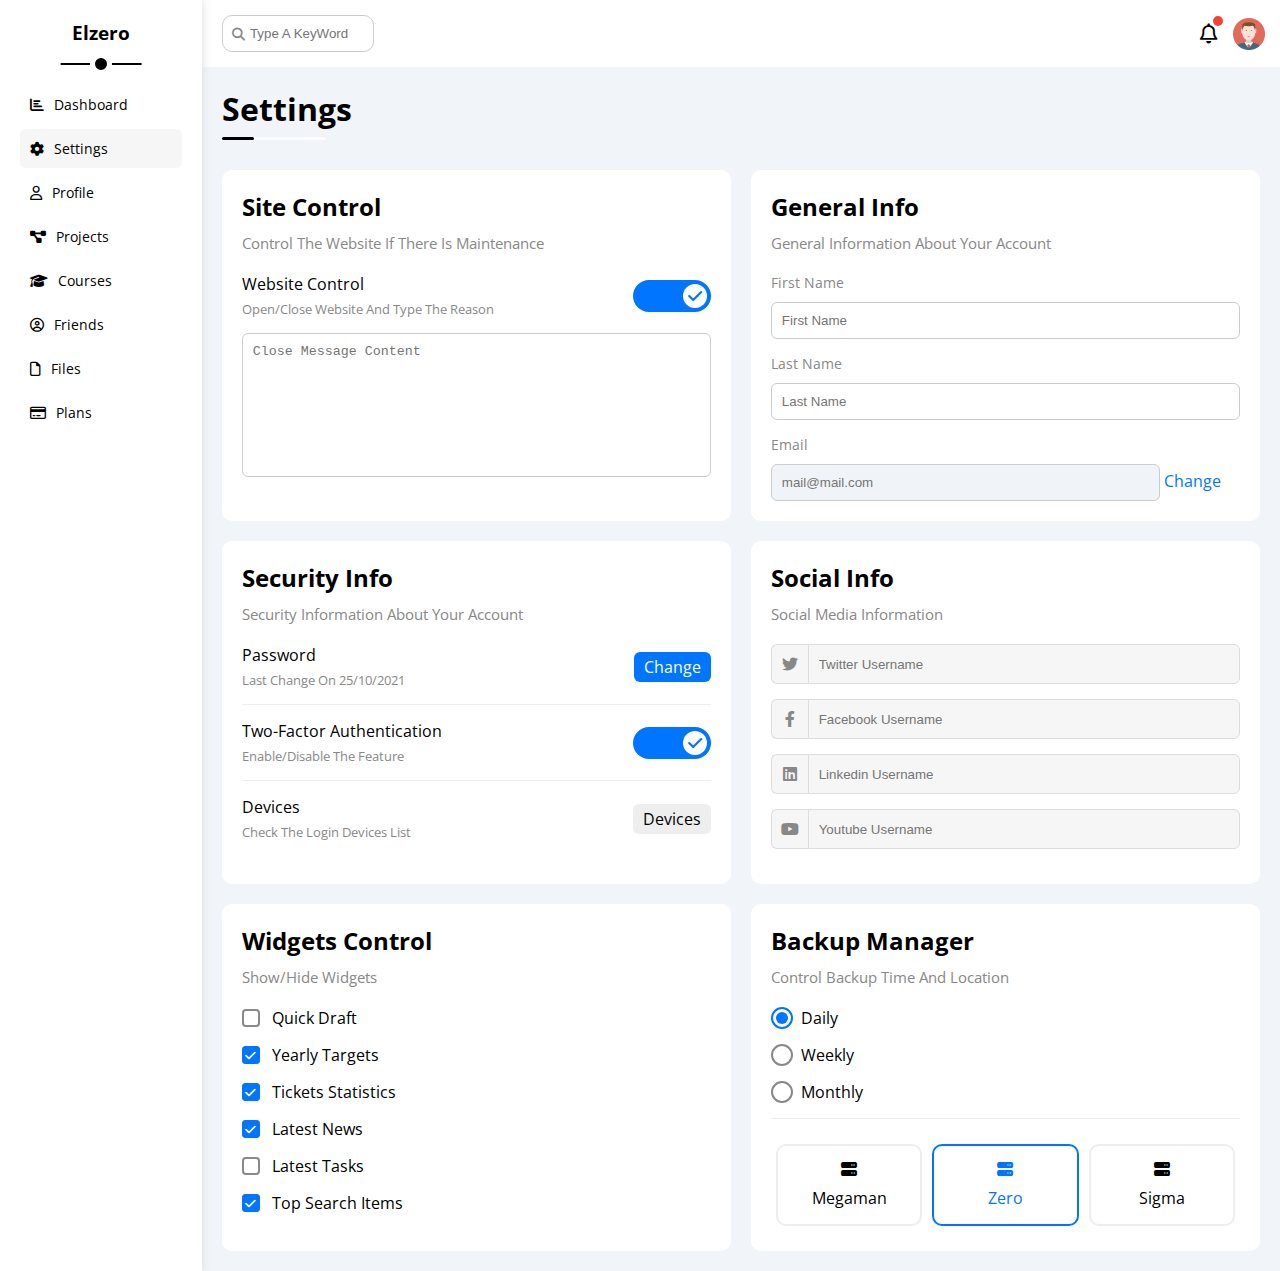
<file: settings.html>
<!DOCTYPE html>
<head lang="en">

    <meta charset="UTF-8" />
    <meta http-equiv="X-UA-Compatible" content="IE=edge" />
    <meta name="viewport" content="width=device-width, initial-scale=1.0" />
    <title>Settings</title>
  
    <link rel="stylesheet" href="css/all.min.css" >

    <link href="https://fonts.googleapis.com/css2?family=Open+Sans:wght@300;500&display=swap" rel="stylesheet" />
    <link rel="stylesheet" href="css/framework.css" />

    <link rel="stylesheet" href="css/style.css" />
  </head>
  
  <body>
    <div class="page d-flex">
        <div class="sidebar p-20 bg-white p-relative">
            <h3 class="p-relative mt-0 text-center ">Elzero</h3>

                <ul >
                    <li>
                        <a class="fs-14 d-flex align-center c-black rad-6 p-10" href="index.html">
                            <i class="fas fa-chart-bar"></i>
                            <span > Dashboard</span>
                        </a>
                    </li>

                    <li>
                      <a class="active fs-14 d-flex align-center c-black rad-6 p-10" href="settings.html">
                        <i class="fa-solid fa-gear"></i>
                          <span> Settings</span>
                      </a>
                  </li>
                  <li>
                    <a class=" fs-14 d-flex align-center c-black rad-6 p-10" href="profile.html">
                      <i class="fa-regular fa-user"></i>
                        <span> Profile</span>
                    </a>
                </li>

                
                <li>
                  <a class=" fs-14 d-flex align-center c-black rad-6 p-10" href="projects.html">
                    <i class="fa-solid fa-diagram-project"></i>
                      <span> Projects</span>
                  </a>
              </li>

                <li>
                  <a class=" fs-14 d-flex align-center c-black rad-6 p-10" href="courses.html">
                    <i class="fa-solid fa-graduation-cap"></i>
                       <span> Courses</span>
                  </a>
              </li>
              <li>
                <a class=" fs-14 d-flex align-center c-black rad-6 p-10" href="friends.html">
                  <i class="fa-regular fa-circle-user"></i>
                    <span> Friends</span>
                </a>
            </li>

            <li>
              <a class=" fs-14 d-flex align-center c-black rad-6 p-10" href="files.html">
                <i class="fa-regular fa-file"></i>
                  <span> Files</span>
              </a>
          </li>
          <li>
            <a class=" fs-14 d-flex align-center c-black rad-6 p-10" href="plans.html">
              <i class="fa-regular fa-credit-card"></i>
                <span> Plans</span>
            </a>
        </li>
                </ul>
   

        </div>

       <!-- ! content -->
        <div class="content w-full">
      <!--? head================= -->
     <header class=" head bg-white p-15  betweem-flex ">
<div class="search p-relative">
 <input type="search" class="p-10" placeholder="Type A KeyWord">
</div>
<div class="icons d-flex align-center">
<span class="notification p-relative">
  <i class="fa-regular fa-bell fa-lg"></i>
  </span>
  <img src="./imgs/avatar.png" alt="">
</div>
     </header>

     <!--? end head================= -->
    <section>
      <h1 class="p-relative">Settings</h1>
        <div class="settings-page m-20 d-grid g-20">
    
       <!-- !Site Control -->
            <div class="site-control p-20 bg-white rad-10 ">
             <h2 class="mt-0 mb-10">
              Site Control
             </h2>
             <p class="c-gray mb-20 fs-15">
              Control The Website If There Is Maintenance
             </p>
             <div class="mb-15 betweem-flex">
              <div>
                <span>  Website Control
                </span>
                <p class="c-gray mt-5 mb-0 fs-13">Open/Close Website And Type The Reason
                </p>
              </div>
              <div>
                <label>
                  <input  class="toggle-checkbox" type="checkbox" checked >
                  <div class="toggle-switch"></div>
              </label>
              </div>
             </div>
             <textarea class="close-message  p-10 rad-6 d-block w-full" placeholder="Close Message Content"></textarea>
            </div>

       <!-- !General Info -->
            <div class="general-info p-20 bg-white rad-10">
            <h2 class="mt-0 mb-10">
              General Info
            </h2>
            <p class="c-gray mb-20 fs-15">
              General Information About Your Account
            </p>

            <div class="mb-15">
              <label  class="c-gray fs-14 d-block mb-10" for="first">First Name
              </label>
              <input type="text" class="b-none p-10 border-ccc rad-6 d-block w-full" id="first" placeholder="First Name">
            </div>

            <div class="mb-15">
              <label  class="c-gray fs-14 d-block mb-10" for="last">Last Name
              </label>
              <input type="text" class="b-none p-10 border-ccc rad-6 d-block w-full" id="last" placeholder="Last Name">
            </div>

            <div class="">
              <label  class="c-gray fs-14 d-block mb-10" for="mail">Email
              </label>
              <input type="email" class="email b-none p-10 border-ccc rad-6 d-block w-full" disabled id="mail" placeholder="mail@mail.com">
              <a href="#" class="c-blue"> Change</a>
            </div>

            </div>


        <!-- !Security Info -->
        <div class=" p-20 bg-white rad-10 ">
          <h2 class="mt-0 mb-10">
            Security Info
          </h2>
          <p class="c-gray mb-20 fs-15">
            Security Information About Your Account
          </p>
          <div class="sec-box mb-15 betweem-flex">
          <div>
            <span>Password </span>
            <p class="c-gray mt-5 mb-0 fs-13">Last Change On 25/10/2021
            </p>
          </div>
          <a href="#" class=" button btn-shape bg-blue c-white">Change</a>

          </div>

          <div class="sec-box mb-15 betweem-flex">
            <div>
              <span>Two-Factor Authentication
              </span>
              <p class="c-gray mt-5 mb-0 fs-13">Enable/Disable The Feature
              </p>
            </div>
            <label>
              <input  class="toggle-checkbox" type="checkbox" checked >
              <div class="toggle-switch"></div>
          </label>  
            </div>

            <div class="sec-box  betweem-flex">
              <div>
                <span>Devices</span>
                <p class="c-gray mt-5 mb-0 fs-13">Check The Login Devices List

                </p>
              </div>
              <a href="#" class="btn-shape bg-eee c-black">Devices</a>
    
              </div>

         </div>


        <!-- !Social Info  -->
        <div class="social-boxes p-20 bg-white rad-10 ">
          <h2 class="mt-0 mb-10">
            Social Info
          </h2>
          <p class="c-gray mb-20 fs-15">
            Social Media Information
          </p>

          <div class="d-flex align-center mb-15">
            <i class="fa-brands fa-twitter c-gray center-flex"></i>
            <input type="text" class="w-full" placeholder="Twitter Username">
          </div>

          <div class="d-flex align-center mb-15">
            <i class="fa-brands fa-facebook-f c-gray center-flex"></i>
            <input type="text" class="w-full" placeholder="Facebook Username">
          </div>

          <div class="d-flex align-center mb-15">
            <i class="fa-brands fa-linkedin c-gray center-flex"></i>
            <input type="text" class="w-full" placeholder="Linkedin Username">
          </div>



          <div class="d-flex align-center mb-15">
            <i class="fa-brands fa-youtube c-gray center-flex"></i>
            <input type="text" class="w-full" placeholder="Youtube Username">
          </div>
          

         </div>

         <!-- !Widgets Control  -->
        <div class="widgets-control p-20 bg-white rad-10 ">
          <h2 class="mt-0 mb-10">
            Widgets Control
          </h2>
          <p class="c-gray mb-20 fs-15">
            Show/Hide Widgets
          </p>
          <div class="control d-flex align-center mb-15">
            <input type="checkbox" id="one">
            <label for="one">Quick Draft </label>
          </div>

          <div class="control d-flex align-center mb-15">
            <input type="checkbox" id="two" checked>
            <label for="two">Yearly Targets </label>
          </div>

          <div class="control d-flex align-center mb-15">
            <input type="checkbox" id="three" checked>
            <label for="three">Tickets Statistics</label>
          </div>

          <div class="control d-flex align-center mb-15">
            <input type="checkbox" id="four" checked >
            <label for="four">Latest News</label>
          </div>

          <div class="control d-flex align-center mb-15">
            <input type="checkbox" id="five">
            <label for="five">Latest Tasks</label>
          </div>

          <div class="control d-flex align-center mb-15">
            <input type="checkbox" id="six" checked>
            <label for="six">Top Search Items</label>
          </div>

         </div>
         
        <!-- !Backup Manager  -->
        <div class="backup-control p-20 bg-white rad-10 ">
          <h2 class="mt-0 mb-10">
            Backup Manager
          </h2>
          <p class="c-gray mb-20 fs-15">
            Control Backup Time And Location
          </p>

          <div class="date d-flex align-center mb-15">
            <input type="radio" name="time" id="daily" checked>
            <label for="daily">Daily </label>
          </div>

          <div class="date d-flex align-center mb-15">
            <input type="radio" name="time" id="weekly">
            <label for="weekly">Weekly </label>
          </div>

          <div class="date d-flex align-center mb-15">
            <input type="radio" name="time" id="monthly">
            <label for="monthly">Monthly </label>
          </div>

          <div class="servers d-flex align-center text-center">
          <input type="radio" name="servers" id="server-one">
          <div class="server mb-15 rad-10 w-full">
            <label class="d-block m-15" for="server-one">
              <i class="fa-solid fa-server d-block mb-10"></i>
              Megaman
            </label>

          </div>

          <input type="radio" name="servers" id="server-two" checked>
          <div class="server mb-15 rad-10 w-full">
            <label class="d-block m-15" for="server-two">
              <i class="fa-solid fa-server d-block mb-10"></i>
              Zero
            </label>
            
          </div>


          <input type="radio" name="servers" id="server-three">
          <div class="server mb-15 rad-10 w-full">
            <label class="d-block m-15" for="server-three">
              <i class="fa-solid fa-server d-block mb-10"></i>
              Sigma
            </label>
            
          </div>


          </div>

         </div>
    </section>

    </div>

   </div>


</body>

</html>
</file>
<file: css/framework.css>
/* start box */

.d-flex {
  display: flex;
}
.f-wrap {
  flex-wrap: wrap;
}
.d-grid {
  display: grid;
}
.d-block {
  display: block;
}
.g-20 {
  gap: 20px;
}
.align-center {
  align-items: center;
}
.space-between {
  justify-content: space-between;
}
/* end  box */

/* start padding margin */
.w-100{
  width: 100px;
} 
.h-100{
  height: 100px;
}
.w-full {
  width: 100%;
}
.h-full {
  height: 100%;
}
.p-10 {
  padding: 10px;
}
.p-15 {
  padding: 15px;
}
.p-20 {
  padding: 20px;
}

.pt-10 {
  padding-top: 10px;
}
.pt-15 {
  padding-top: 15px;
}
.pt-20 {
  padding-top: 20px;
}

.pb-10 {
  padding-bottom: 10px;
}

.pb-15 {
  padding-bottom: 15px;
}
.pb-20 {
  padding-bottom: 20px;
}
.pl-15 {
  padding-left: 15px;
}
.m-0 {
  margin: 0;
}
.m-15 {
  margin: 15px;
}

.m-20 {
  margin: 20px;
}

.mt-0 {
  margin-top: 0;
}
.mt-5 {
  margin-top: 5px;
}
.mt-10 {
  margin-top: 10px;
}

.mt-15 {
  margin-top: 15px;
}
.mt-20 {
  margin-top: 20px;
}
.mt-25 {
  margin-top: 25px;
}
.mr-10 {
  margin-right: 10px;
}
.mr-15 {
  margin-right: 15px;
}
.mb-5 {
  margin-bottom: 5px;
}

.mb-10 {
  margin-bottom: 10px;
}

.mb-15 {
  margin-bottom: 15px;
}

.mb-20 {
  margin-bottom: 20px;
}
.mb-25 {
  margin-bottom: 25px;
}
/* end padding margin */

/* start colors */
.bg-white {
  background-color: white;
}
.c-white {
  color: white;
}
.c-black {
  color: black;
}
.bg-eee {
  background-color: #eee;
}

.w-fit {
  width: fit-content;
}

/* end colors */

/* start position  */
.p-relative {
  position: relative;
}
.p-absolute{
  position: absolute;
}

/* end position  */

/* start text  */
.text-center {
  text-align: center;
}

.fs-13 {
  font-size: 13px;
}

.fs-14 {
  font-size: 14px;
}
.fs-15 {
  font-size: 15px;
}
.fs-25 {
  font-size: 25px;
}
.fw-bold {
  font-weight: bold;
}
/* end text  */

/* start border */

.rad-6 {
  border-radius: 6px;
}
.rad-10 {
  border-radius: 10px;
}
.rad-half {
  border-radius: 50%;
}
.b-none {
  border: none;
}
.border-ccc{
  border: 1px solid #ccc;
}
.border-eee{
  border: 1px solid #eee;

}
/* end border */

/*!!!!!!! start component !!!!*/
.betweem-flex {
  display: flex;
  align-items: center;
  justify-content: space-between;
}
.center-flex {
  display: flex;
  align-items: center;
  justify-content: center;
}

.btn-shape {
  padding: 4px 10px;
  border-radius: 6px;
}
/*!!!!!!! end component !!!!*/

@media (max-width: 767px) {
  .txt-c-mobile {
    text-align: center;
  }
  .block-mobile {
    display: block;
  }
  .hide-mobile {
    display: none;
  }
}
</file>
<file: css/style.css>
* {
  margin: 0;
  box-sizing: border-box;
}

:root {
  --blue-color: #0075ff;
  --blue-alt-color: #0d69d5;
  --orange-color: rgb(245, 159, 10);
  --green-color: rgb(34, 197, 94);
  --red-color: #f44336;
  --grey-color: #888;
  --animation-duration: 0.3s;
}
/* !!Scroll Bar */
::-webkit-scrollbar {
  width: 10px;
}
::-webkit-scrollbar-track {
  background-color: white;
}
::-webkit-scrollbar-thumb {
  background-color: var(--blue-color);
}
::-webkit-scrollbar-thumb:hover {
  background-color: var(--blue-alt-color);
}
/* !!Scroll Bar */

*:focus {
  outline: none;
}
a {
  text-decoration: none;
}
body {
  font-family: "Open Sans", sans-serif;
}

h1{
  font-size: 2rem;
}
.page {
  background-color: #f1f5f9;
  min-height: 100vh;
}
ul {
  list-style: none;
  padding: 0;
}
.c-gray {
  color: var(--grey-color);
}
.bg-blue {
  background-color: var(--blue-color);
}
.c-blue {
  color: var(--blue-color);
}
.bg-orange {
  background-color: var(--orange-color);
}
.c-orange {
  color: var(--orange-color);
}
.c-green {
  color: var(--green-color);
}
.bg-green {
  background-color: var(--green-color);
}
.bg-red {
  background-color: var(--red-color);
}
.c-red {
  color: var(--red-color);
}

/* start sidebar */
.sidebar {
  width: 14.5rem;
  box-shadow: 0 0 10px #ddd;
}
.sidebar > h3 {
  margin-bottom: 1.2rem;
}

.sidebar > h3::before,
.sidebar > h3::after {
  content: "";
  background-color: black;
  transform: translateX(-50%);
  position: absolute;
}

.sidebar > h3::before {
  width: 50%;
  height: 2px;
  bottom: -20px;
  left: 50%;
}
.sidebar > h3::after {
  width: 12px;
  height: 12px;
  border-radius: 50%;
  bottom: -30px;
  left: 50%;
  border: 5px solid white;
}

.sidebar ul {
  margin-block: 2.5rem;
}
.sidebar ul li a {
  transition: 0.3s;
  margin-bottom: 5px;
}

.sidebar ul li a:hover,
.sidebar ul li .active {
  background-color: #f6f6f6;
}

.sidebar ul li a span {
  margin-left: 10px;
  font-size: 14px;
}
/* end sidebar */

@media (max-width: 767px) {
  .sidebar {
    width: 3.6rem;
    padding: 10px;
  }
  .hide-mobile {
    display: none;
  }

  .sidebar ul li a span {
    display: none;
  }
  .sidebar h3 {
    font-size: 15px;
    margin-bottom: 2.5rem;
  }
  .sidebar h3::before,
  .sidebar h3::after {
    display: none;
  }
}

/*! ///////////////////////////////////////Content///////////////////////////////////////////////// */
.content {
  overflow: hidden;
}

/*! ///////////////////////////////////////head///////////////////////////////////////////////// */

.head .search::before {
  font-family: var(--fa-style-family-classic);
  content: "\f002";
  font-weight: 900;
  position: absolute;
  left: 15px;
  top: 50%;
  transform: translateY(-50%);
  font-size: 13px;
  color: var(--grey-color);
}
.head .search input {
  border: 1px solid #ccc;
  border-radius: 10px;
  margin-left: 5px;
  padding-left: 1.7rem;
  width: 9.5rem;
  transition: width 0.3s;
}
.head .search input:focus {
  width: 12rem;
}
.head .search input:focus::placeholder {
  opacity: 0;
}
/* .head .icons .notification{
  display: inline-block;
  top: 0;
} */
.head .icons .notification::before {
  content: "";
  position: absolute;
  width: 10px;
  height: 10px;
  border-radius: 50%;
  background-color: var(--red-color);
  top: -7px;
  right: -5px;
}
.head .icons img {
  width: 2rem;
  height: 2rem;
  margin-left: 15px;
}

/*! /////////////////////////////////////// PAge Content ///////////////////////////////////////////////// */
.page h1 {
  margin: 20px 20px 40px;
}

.page h1::before,
.page h1::after {
  content: "";

  height: 3px;
  background-color: black;
  position: absolute;
  bottom: -10px;
  left: 0;
  border-radius: 15px;
}

.page h1::after {
  background-color: black;
  width: 2rem;
}
.page h1::before {
  background-color: white;
  width: 6.5rem;
}

/*! /////////////////////////////////////// PAge Content ///////////////////////////////////////////////// */

.wrapper {
  grid-template-columns: repeat(auto-fill, minmax(450px, 1fr));
  margin-left: 20px;
  margin-right: 20px;
  margin-bottom: 20px;
}

/* ?????????????????????Welcom????????????????????????? */
.welcome {
  overflow: hidden;
}
.welcome .intro img {
  width: 10.4rem;
  margin-bottom: -14px;
}

.welcome > .body {
  margin-block: 20px;
  border-top: 1px solid #eee;
  border-bottom: 1px solid #eee;
}
.welcome .body > div {
  flex: 1;
}

.welcome .visit {
  margin: 0 1rem 1rem auto;
  transition: var(--animation-duration);
}
.welcome .visit:hover {
  background-color: var(--blue-alt-color);
}

.welcome .avatar {
  width: 4rem;
  height: 4rem;
  border: 3px solid #fff;
  border-radius: 50%;
  padding: 2px;
  box-shadow: 0 0 5px #ddd;
  margin-left: 20px;
  margin-top: -2rem;
}

/* ?????????????????????Draft????????????????????????? */

.draft textarea {
  resize: none;
  min-height: 10rem;
}

.draft .save {
  margin-left: auto;
  transition: var(--animation-duration);
  cursor: pointer;
}
.draft .save:hover {
  background-color: var(--blue-alt-color);
}

/* ????????????????????? TARGET ????????????????????????? */
.targets .target-row .icon {
  width: 5rem;
  height: 5rem;
  margin-right: 15px;
}
.blue .icon,
.blue .progress {
  background-color: rgba(0, 117, 255, 0.2);
}
.orange .icon,
.orange .progress {
  background-color: rgba(245, 159, 10, 0.2);
}

.green .icon,
.green .progress {
  background-color: rgba(34, 197, 94, 0.2);
}

.targets .details {
  flex: 1;
}

.targets .details .progress {
  height: 4px;
}

.targets .details .progress > span {
  position: absolute;
  left: 0;
  top: 0;
  height: 100%;
}

.targets .details .progress > span span {
  position: absolute;
  bottom: 16px;
  right: -16px;
  color: wheat;
  padding: 2px 5px;
  border-radius: 6px;
  font-size: 12px;
}
.targets .details .progress > span span::after {
  content: "";
  border-color: transparent;
  border-width: 5px;
  border-style: solid;
  position: absolute;
  bottom: -10px;
  left: 50%;
  transform: translateX(-50%);
}

.targets .details .progress > .blue span::after {
  border-top-color: var(--blue-color);
}

.targets .details .progress > .orange span::after {
  border-top-color: var(--orange-color);
}
.targets .details .progress > .green span::after {
  border-top-color: var(--green-color);
}

/* ????????????????????? tickets ????????????????????????? */

.tickets .box {
  border: 1px solid #ccc;
  width: calc(50% - 10px);
}

/* ????????????????????? Latest News ????????????????????????? */

.latest-news .new-row:not(:last-of-type) {
  margin-bottom: 20px;
  padding-bottom: 20px;
  border-bottom: 1px solid #eee;
}

.latest-news .new-row img {
  width: 6.3rem;
  border-radius: 6px;
  margin-right: 15px;
}

.latest-news .new-row .info {
  flex-grow: 1;
}

.latest-news .new-row .info h3,
.latest-tasks .task-row .info h3 {
  margin: 0 0 6px;
  font-size: 1rem;
}

/* ????????????????????? latest-tasks ????????????????????????? */

.latest-tasks .task-row:not(:last-of-type) {
  border-bottom: 1px solid #eee;
  padding-bottom: 15px;
  margin-bottom: 15px;
}

.latest-tasks .task-row .info {
  flex-grow: 1;
}

.latest-tasks .done {
  opacity: 0.3;
}

.latest-tasks .done h3,
.latest-tasks .done p {
  text-decoration: line-through;
}

.latest-tasks .task-row .delete {
  cursor: pointer;
  transition: var(--animation-duration);
}

.latest-tasks .task-row .delete:hover {
  color: var(--red-color);
}

/* ????????????????????? Latest Uploads ????????????????????????? */

.latest-upload ul li:not(:last-of-type) {
  border-bottom: 1px solid #eee;
}

.latest-upload ul li img {
  width: 2.5rem;
  height: 2.5rem;
}

/* ????????????????????? Last Project Progress ????????????????????????? */

.project-progress ul::before {
  content: "";
  position: absolute;
  width: 2px;
  left: 10px;
  height: 100%;
  background-color: var(--blue-color);
}
.project-progress ul li::before {
  content: "";
  width: 20px;
  height: 20px;
  /* position: absolute; */
  display: block;
  border-radius: 50%;
  background-color: white;
  border: 2px solid white;
  outline: 2px solid var(--blue-color);
  margin-right: 15px;
  z-index: 1;
}
.project-progress ul li.done::before {
  content: "";
  background-color: var(--blue-color);
}
.project-progress ul li.current::before {
  content: "";
  animation: change-color 0.8s infinite alternate;
}

/* ????????????????????? Reminder ????????????????????????? */
.reminder ul li .key {
  width: 15px;
  height: 15px;
}

.reminder ul li > .blue {
  border-left: 2px solid var(--blue-color);
}

.reminder ul li > .green {
  border-left: 2px solid var(--green-color);
}

.reminder ul li > .orange {
  border-left: 2px solid var(--orange-color);
}

.reminder ul li > .red {
  border-left: 2px solid var(--red-color);
}

/* ????????????????????? latest-post ????????????????????????? */

.latest-post .avatar {
  width: 3rem;
  height: 3rem;
  border-radius: 50%;
}

.latest-post .post-content {
  text-transform: capitalize;
  line-height: 1.8;
  border-top: 1px solid #eee;
  border-bottom: 1px solid #eee;
  min-height: 9rem;
}

/* ????????????????????? Social media  ????????????????????????? */
.social-media .box {
  padding-left: 70px;
}
.social-media .box i {
  position: absolute;
  top: 0;
  left: 0;
  transition: var(--animation-duration);
  width: 3.3rem;
}

.social-media .box i:hover {
  transform: rotate(5deg);
}

.social-media .twitter {
  background-color: rgba(29, 161, 242, 0.2);
  color: #1da1f2;
}
.social-media .twitter i,
.social-media .twitter a {
  background-color: #1da1f2;
}

.social-media .facebook {
  background-color: rgba(24, 119, 242, 0.2);
  color: #1877f2;
}
.social-media .facebook i,
.social-media .facebook a {
  background-color: #1877f2;
}

.social-media .youtube {
  background-color: rgba(255, 0, 0, 0.2);
  color: #ff0000;
}

.social-media .youtube i,
.social-media .youtube a {
  background-color: #ff0000;
}

.social-media .linkedIn {
  background-color: rgba(10, 102, 194, 0.2);
  color: #0a66c2;
}

.social-media .linkedIn i,
.social-media .linkedIn a {
  background-color: #0a66c2;
}

/* ????????????????????? Project Tabel ????????????????????????? */

.projects .responsive-table {
  overflow-x: auto;
}

.projects table {
  min-width: 1000px;
  border-spacing: 0;
}
.projects thead td {
  background-color: #eee;
  font-weight: bold;
}
.projects table td {
  padding: 15px;
}

.projects tbody td {
  border-bottom: 1px solid #eee;
  border-left: 1px solid #eee;
  transition: var(--animation-duration);
}
.projects table tbody tr td:last-child {
  border-right: 1px solid #eee;
}
.projects tbody tr:hover {
  background-color: #faf7f7;
}

.projects table img {
  width: 2rem;
  height: 2rem;
  border-radius: 50%;
  padding: 2px;
  background-color: white;
}

.projects table img:not(:first-child) {
  margin-left: -20px;
}

.projects .label {
  font-size: 13px;
}

/* !===================================== END HOME PAGE ================================================ */

/* !======================================= START SETTINGS PAGE ============================================== */
.toggle-checkbox {
  -webkit-appearance: none;
  appearance: none;
  display: none;
}
.toggle-switch {
  background-color: #ccc;
  width: 78px;
  height: 2rem;
  border-radius: 16px;
  position: relative;
  transition: var(--animation-duration);
  cursor: pointer;
}

.toggle-switch::before {
  font-family: var(--fa-style-family-classic);
  content: "\f00d";
  font-weight: 900;
  background-color: white;
  width: 1.5rem;
  height: 1.5rem;
  border-radius: 50%;
  position: absolute;
  left: 0;
  display: flex;
  align-items: center;
  justify-content: center;
  top: 4px;
  left: 4px;
  color: #aaa;
  transition: var(--animation-duration);
}
.toggle-checkbox:checked + .toggle-switch {
  background-color: var(--blue-color);
}
.toggle-checkbox:checked + .toggle-switch::before {
  content: "\f00c";
  left: 50px;
  color: var(--blue-color);
}

.settings-page :disabled {
  cursor: no-drop;
  background-color: #f0f4f8;
  color: #bbb;
}
/* ????????????????????? Site control ????????????????????????? */

.settings-page {
  grid-template-columns: repeat(auto-fill, minmax(31.25rem, 1fr));
}
.settings-page .close-message {
  border: 1px solid #ccc;
  resize: none;
  min-height: 9rem;
}
.settings-page .email {
  display: inline-flex;
  width: calc(100% - 80px);
}

/* ????????????????????? sec-boxo ????????????????????????? */
.settings-page .sec-box {
  padding-bottom: 15px;
}
.settings-page .sec-box:not(:last-of-type) {
  border-bottom: 1px solid #eee;
}

.settings-page .button {
  transition: var(--animation-duration);
}
.settings-page .button:hover {
  background-color: var(--blue-alt-color);
}
/* ????????????????????? Social Info ????????????????????????? */

.settings-page .social-boxes i {
  width: 2.5rem;
  height: 2.5rem;
  background-color: #f6f6f6;
  border: 1px solid #ddd;
  border-right: none;
  border-radius: 6px 0 0px 6px;
  transition: var(--animation-duration);
}
.settings-page .social-boxes input {
  border: 1px solid #ddd;
  height: 2.5rem;
  background-color: #f6f6f6;
  padding-left: 10px;
  border-radius: 0 6px 6px 0;
}
.settings-page .social-boxes > div:focus-within i {
  color: black;
}
/* ????????????????????? Widgets Control ????????????????????????? */

.widgets-control .control input[type="checkbox"] {
  -webkit-appearance: none;
  appearance: none;
  display: none;
}
.widgets-control .control label {
  padding-left: 30px;
  cursor: pointer;
  position: relative;
}
.widgets-control .control label::before {
  content: "";
  position: absolute;
  left: 0;
  top: 50%;
  width: 14px;
  height: 14px;
  border: 2px solid var(--grey-color);
  margin-top: -9px;
  border-radius: 4px;
}

.widgets-control .control label:hover::before {
  border-color: var(--blue-alt-color);
}
.widgets-control .control label::after {
  font-family: var(--fa-style-family-classic);
  content: "\f00c";
  font-weight: 900;
  position: absolute;
  border-radius: 4px;
  left: 0;
  top: 50%;
  margin-top: -9px;
  background-color: var(--blue-color);
  color: white;
  font-size: 12px;
  width: 18px;
  height: 18px;
  display: flex;
  justify-content: center;
  align-items: center;
  transform: scale(0) rotate(360deg);
  transition: var(--animation-duration);
}

.widgets-control .control input[type="checkbox"]:checked + label::after {
  transform: scale(1);
}

/* ????????????????????? Backup Manager ????????????????????????? */
.backup-control input[type="radio"] {
  -webkit-appearance: none;
  appearance: none;
}

.backup-control .date label {
  padding-left: 30px;
  cursor: pointer;
  position: relative;
}
.backup-control .date label::before {
  content: "";
  position: absolute;
  left: 0;
  top: 50%;
  width: 18px;
  height: 18px;
  border: 2px solid var(--grey-color);
  margin-top: -11px;
  border-radius: 50%;
}

.backup-control .date label::after {
  content: "";
  position: absolute;
  left: 5px;
  top: 5px;
  width: 12px;
  height: 12px;
  background-color: var(--blue-color);
  border-radius: 50%;
  transition: var(--animation-duration);
  transform: scale(0);
}

.backup-control .date input[type="radio"]:checked + label::before {
  border-color: var(--blue-color);
}

.backup-control .date input[type="radio"]:checked + label::after {
  transform: scale(1);
}

.backup-control .servers {
  border-top: 1px solid #eee;
  padding-top: 20px;
}

.backup-control .servers .server {
  border: 2px solid #eee;
  position: relative;
  margin: 5px;
}

.backup-control .servers .server label {
  cursor: pointer;
}
.backup-control .servers input[type="radio"]:checked + .server {
  border-color: var(--blue-color);
  color: var(--blue-color);
}

/* !======================================= END SETTINGS PAGE============================================== */
/* !======================================= START PROFILE PAGE============================================== */
.profile-page .avatar-box {
  width: 300px;
}

.profile-page .avatar-box > img {
  width: 7.7rem;
  width: 7.7rem;
}

.profile-page .avatar-box .level {
  height: 4px;
  overflow: hidden;
  margin: auto;
  width: 70%;
}

.profile-page .avatar-box .level > span {
  position: absolute;
  left: 0;
  top: 0;
  height: 100%;
  background-color: var(--blue-color);
  border-radius: 6px;
}

.profile-page .info-box .box {
  flex-wrap: wrap;
  border-bottom: 1px solid #eee;
  transition: var(--animation-duration);
}

.profile-page .info-box .box:hover {
  background-color: #f9f9f9;
}

.profile-page .info-box .box > div {
  padding: 10px 0 0;
}
.profile-page .info-box .box h4 {
  font-weight: normal;
}

.profile-page .skills-card {
  flex-grow: 1;
}

.profile-page .skills-card ul li:not(:last-child) {
  border-bottom: 1px solid #eee;
}

.profile-page .skills-card ul li {
  padding: 15px 0;
}
.profile-page .skills-card ul li span {
  display: inline-flex;
  padding: 4px 10px;
  background-color: #eee;
  border-radius: 6px;
  font-size: 14px;
}
.profile-page .skills-card ul li span:not(:last-child) {
  margin-right: 5px;
}

.profile-page .activities-card {
  flex-grow: 2;
}

.profile-page .activities-card .activity:not(:last-child) {
  border-bottom: 1px solid #eee;
  padding-bottom: 20px;
  margin-bottom: 20px;
}

.profile-page .activities-card .activity img {
  width: 4rem;
  height: 4rem;
  border-radius: 50%;
  margin-right: 10px;
}


/* custon toggle */

.profile-page .info-box .toggle-switch {
  background-color: #ccc;
  width: 5rem;
  height: 1.2rem;
  border-radius: 16px;
  position: relative;
  transition: var(--animation-duration);
  cursor: pointer;
}

.profile-page .info-box .toggle-switch::before {
  font-family: var(--fa-style-family-classic);
  content: "\f00d";
  font-weight: 600;
  background-color: white;
  width: 0.8rem;
  height: 0.8rem;
  border-radius: 50%;
  position: absolute;
  left: 0;
  display: flex;
  align-items: center;
  justify-content: center;
  top: 3px;
  left: 3px;
  color: #aaa;
font-size: 8px;
  transition: var(--animation-duration);
}
.profile-page .info-box  .toggle-checkbox:checked + .toggle-switch {
  background-color: var(--blue-color);
}
.profile-page .info-box  .toggle-checkbox:checked + .toggle-switch::before {
  content: "\f00c";
  left: 63px;
  color: var(--blue-color);
}

/* !======================================= END PROFILE PAGE============================================== */

/* !======================================= START PROJECT PAGE============================================== */
.projects-page {
  grid-template-columns: repeat(auto-fill, minmax(500px, 1fr));
}

.projects-page .date {
  position: absolute;
  right: 10px;
  top: 10px;
}
.projects-page h4 {
  font-weight: normal;
}
.projects-page .team {
  position: relative;
  min-height: 5rem;
}
.projects-page .team a {
  position: absolute;
  left: 0;
  bottom: 0;
}
.projects-page .team a:nth-child(2) {
  left: 25px;
}
.projects-page .team a:nth-child(3) {
  left: 50px;
}
.projects-page .team a:nth-child(4) {
  left: 75px;
}
.projects-page .team a:nth-child(5) {
  left: 100px;
}

.projects-page .team a:hover {
  z-index: 1000;
}
.projects-page .team img {
  width: 2.5rem;
  height: 2.5rem;
  border-radius: 50%;
  border: 2px solid white;
}

.projects-page .do {
  justify-content: flex-end;
  border-top: 1px solid #eee;
  padding-top: 15px;
  margin-top: 15px;
}

.projects-page .do span {
  margin-left: 5px;
  width: fit-content;
}

.projects-page .info {
  border-top: 1px solid #eee;
  padding-top: 15px;
  margin-top: 15px;
}

.projects-page .prog {
  height: 8px;
  width: 16.3rem;
  position: relative;
  border-radius: 6px;
}
.projects-page .prog span {
  position: absolute;
  left: 0;
  top: 0;
  height: 100%;
  border-radius: 6px;
}
/* !======================================= END PROJECT PAGE============================================== */
/* !======================================= START COURSES PAGE============================================== */

.courses-page {
  grid-template-columns: repeat(auto-fill, minmax(300px, 1fr));
}

.courses-page .course {
  overflow: hidden;
}

.courses-page .course .cover {
  max-width: 100%;
}

.courses-page .course .instructor {
  position: absolute;
  width: 4rem;
  height: 4rem;
  border-radius: 50%;
  top: 20px;
  left: 20px;
  border: 2px solid white;
}
.courses-page .course .description {
  line-height: 1.6;
}
.courses-page .course .info {
  border-top: 1px solid #eee;
  font-size: 13px;
}

.courses-page .course .info .title {
  position: absolute;
  left: 50%;
  transform: translateX(-50%);
  font-size: 14px;
  height: 28px;
  top: -14px;
}

/* !======================================= END COURSES PAGE============================================== */
/* !======================================= START FRIENDS PAGE============================================== */

.friends-page {
  grid-template-columns: repeat(auto-fill, minmax(300px, 1fr));
}

.friends-page .contact {
  position: absolute;
  left: 10px;
  top: 10px;
}
.friends-page .contact i {
  background-color: #eee;
  padding: 10px;
  border-radius: 50%;
  color: #666;
  font-size: 13px;
  cursor: pointer;
  transition: var(--animation-duration);
}

.friends-page .contact i:hover {
  background-color: var(--blue-color);
  color: white;
}

.friends-page .friend .icons {
  border-top: 1px solid #eee;
  border-bottom: 1px solid #eee;
  margin-top: 15px;
  margin-bottom: 15px;
  padding-top: 15px;
  padding-bottom: 15px;
}

.friends-page .friend .icons i {
  margin-right: 5px;
}

.friends-page .friend .icons .vip {
  position: absolute;
  right: 0;
  top: 50%;
  transform: translateY(-50%);
  font-size: 40px;
  opacity: 0.2;
}

/* !======================================= END FRIENDS PAGE============================================== */
/* !======================================= START FILES PAGE============================================== */


.files-page{
  flex-direction: row-reverse;
  align-items: flex-start;
}

.files-page .files-stats {
  min-width: 16.25rem;
}

.files-page .files-stats .icon {
  width: 2.5rem;
  height: 2.5rem;
  margin-right: 10px;
}

.files-page .files-stats .size {
  margin-left: auto;
}

.files-page .files-stats .blue {
  background-color: rgba(0, 117, 255, 0.2);

}
.files-page .files-stats .green {
  background-color: rgba(34, 197, 94, 0.2);

}
.files-page .files-stats .orange {
  background-color: rgba(245, 159, 10, 0.2);

}
.files-page .files-stats .red {
  background-color: rgba(244, 67, 54,0.2);
}
.files-page .files-stats .upload {
  margin: 15px auto 0;
  padding: 10px 15px;
  transition: var(--animation-duration);
}

.files-page .files-stats .upload:hover {
  background-color: var(--blue-alt-color);
}

.files-page .files-stats .upload:hover i {
  animation: go-up 0.8s infinite;
}

.files-page .files-content{
flex: 1;
grid-template-columns: repeat(auto-fill,minmax(200px,1fr));
}

.files-page .files-content img{
  width: 4rem;
  height: 4rem;
  transition: var(--animation-duration);

  
}
.files-page .files-content .file:hover img{
  transform: rotate(5deg);
  
}
.files-page .files-content .info{
  border-top: 1px solid #eee;
}

/* !======================================= END FILES PAGE============================================== */
/* !======================================= START PLANS PAGE============================================== */

.plans-page{
  grid-template-columns: repeat(auto-fill, minmax(450px, 1fr));

}
.plans-page .plan .top{
  border: 3px solid white;
  outline: 3px solid transparent;
}

.plans-page .plan.green .top{
  outline-color: var(--green-color);
}
.plans-page .plan.blue .top{
  outline-color: var(--blue-color);

}
.plans-page .plan .orange .top{
  outline-color: var(--orange-color);

}

.plans-page .plan .price{
  position: relative;
  font-size: 40px;
  width: fit-content;
  margin: auto;

}
.plans-page .plan .price span{
position: absolute;
left: -20px;
top: 0;
font-size: 25px;
}
.plans-page .plan ul li{
  padding: 15px 0;
  display: flex;
  align-items: center;
  font-size: 15px;
  border-bottom: 1px solid #eee;

}
.plans-page .plan ul li >.yes{
  color: var(--green-color);

}

.plans-page .plan ul li i:not(.yes , .help){
  color: var(--red-color);

}

.plans-page .plan ul li i:first-child{
font-size: 18px;
margin-right: 5px;

}

.plans-page .plan ul li .help{
  color: var(--grey-color);
  margin-left: auto;
  cursor: pointer;
}
/* !======================================= END PLANS PAGE============================================== */

@keyframes change-color {
  from {
    background-color: var(--blue-color);
  }
  to {
    background-color: white;
  }
}

@keyframes go-up {
  0%,
  100% {
    transform: translateY(0);
  }
  50% {
    transform: translateY(-5px);
  }
}

.project-progress .launch-icon {
  position: absolute;
  width: 10rem;
  right: 0;
  bottom: 0;
  opacity: 0.5;
}

@media (min-width: 767px) {
  .profile-page .avatar-box {
    border-right: 1px solid #eee;
  }
  .profile-page .info-box .box > div {
    min-width: 250px;
  }
  .profile-page .activities-card .activity .date {
    margin-left: auto;
    text-align: right;
  }
}
@media (max-width: 768px) {
  .wrapper {
    grid-template-columns: minmax(200px, 1fr);
    margin-left: 10px;
    margin-right: 10px;
    gap: 10px;
  }
  .welcome .intro {
    padding-bottom: 30px;
  }
  .welcome .avatar {
    margin-left: 0;
  }
  .welcome > .body > div:not(:last-child) {
    margin-bottom: 20px;
  }
  .tickets .box {
    width: 100%;
  }

  .latest-news .new-row {
    display: block;
  }
  .latest-news .new-row .label {
    margin: 10px auto;
    width: fit-content;
  }
  /* !setting Page  */
  .settings-page {
    grid-template-columns: minmax(6.25rem, 1fr);
    margin-left: 10px;
    margin-right: 10px;
    gap: 10px;
  }
  .backup-control .servers {
    flex-wrap: wrap;
  }
  /* !profile Page  */

  .profile-page .overview,
  .profile-page .info-box .box {
    flex-direction: column;
  }
  .profile-page .other-data {
    flex-direction: column;
  }

  .profile-page .activities-card .activity {
    flex-direction: column;
  }
  .profile-page .activities-card .activity img {
    margin-right: 0;
    margin-bottom: 15px;
  }

  .profile-page .activities-card .activity .date {
    margin-top: 15px;
  }
  /* !project Page  */
  .courses-page,
  .projects-page,
  .friends-page {
    grid-template-columns: minmax(200px, 1fr);
    margin: 10px 10px;
    gap: 10px;
  }
  .projects-page .do {
    flex-direction: column;
  }
  .projects-page .do span:not(:last-child) {
    margin-bottom: 15px;
  }
  .projects-page .info {
    flex-direction: column;
  }
  .projects-page .prog {
    width: 15rem;
    margin-bottom: 15px;
  }
  /* !courses Page  */
  .files-page{
    flex-direction: column;
    align-items:normal;
  }
  .plans-page {
    grid-template-columns: minmax(250px, 1fr);
    margin: 10px 10px;
    gap: 10px;
  }
}
</file>
